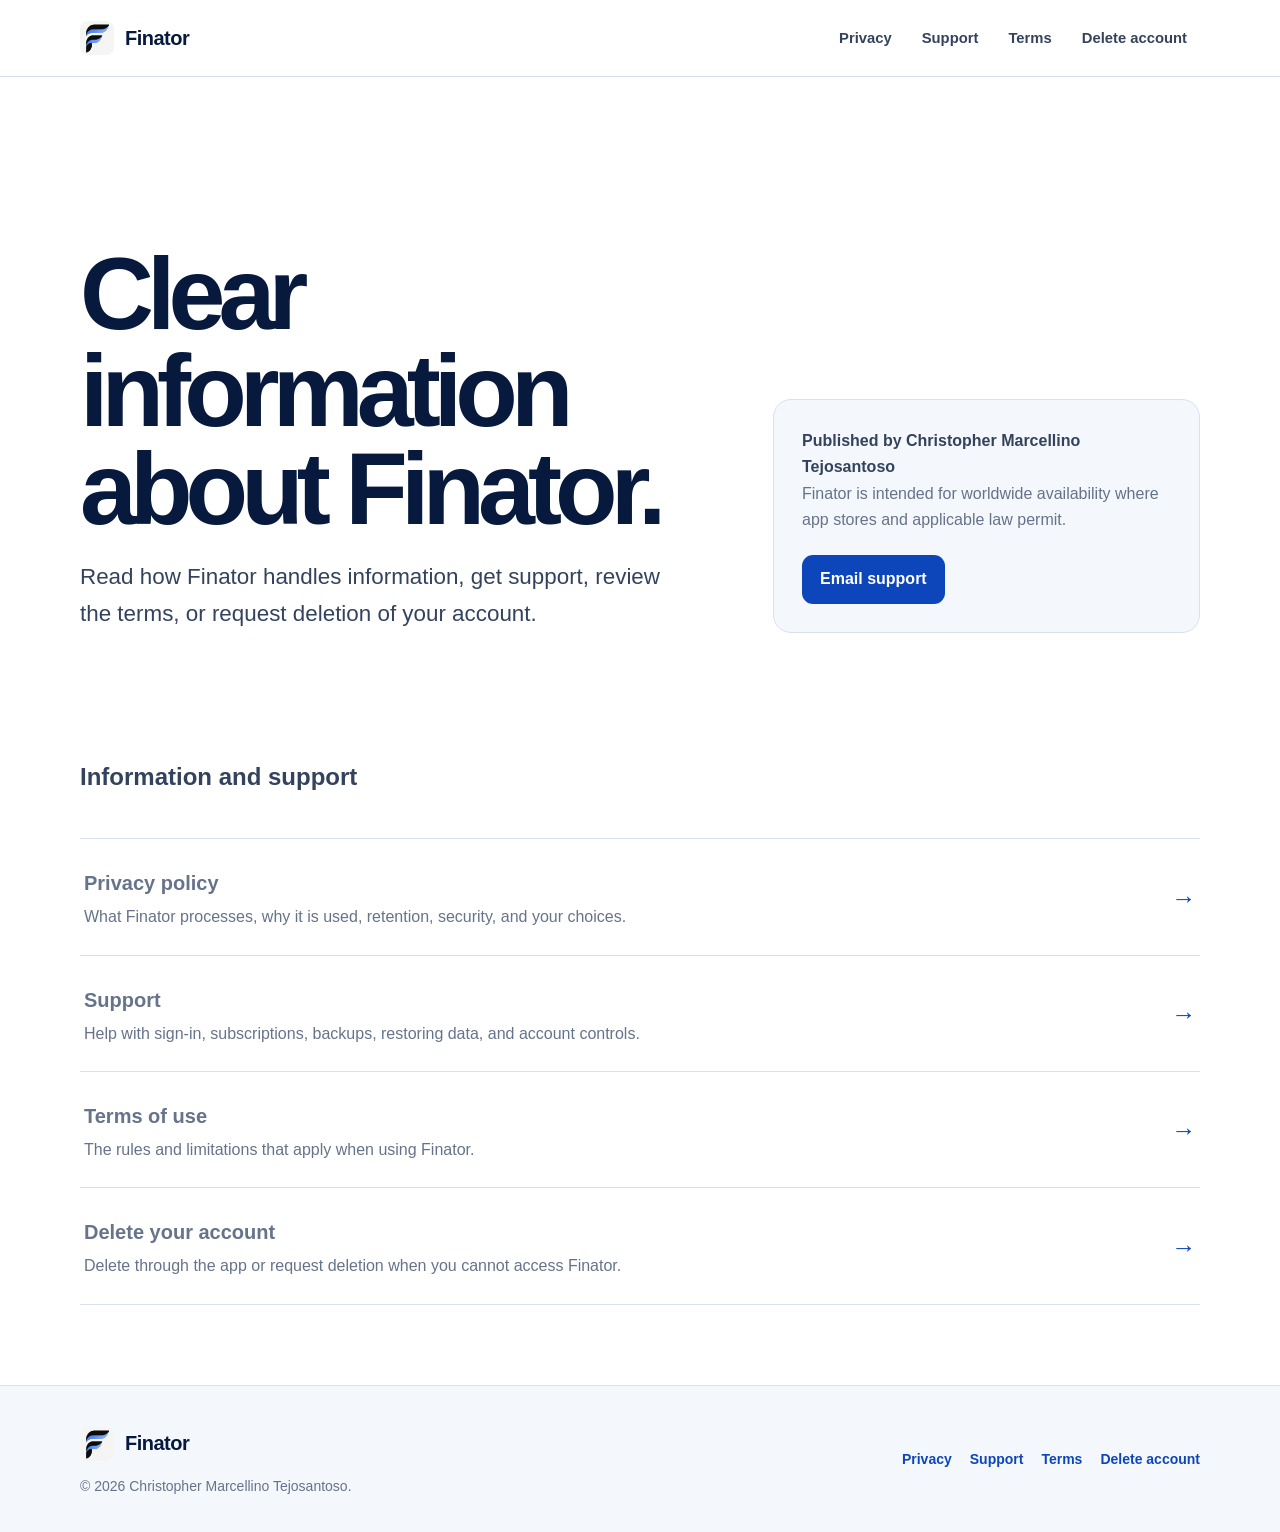
<file: index.html>
<!doctype html>
<html lang="en">
  <head>
    <meta charset="utf-8">
    <meta name="viewport" content="width=device-width, initial-scale=1">
    <meta name="description" content="Official legal, privacy, account deletion, and support information for Finator.">
    <title>Finator — Legal and support</title>
    <link rel="icon" href="assets/favicon.png">
    <link rel="stylesheet" href="assets/site.css">
  </head>
  <body>
    <a class="skip-link" href="#main">Skip to content</a>
    <header class="site-header">
      <div class="header-inner">
        <a class="brand" href="./" aria-label="Finator legal and support home">
          <img src="assets/favicon.png" alt="" width="34" height="34">
          <span>Finator</span>
        </a>
        <nav class="site-nav" aria-label="Legal and support">
          <a href="privacy/">Privacy</a>
          <a href="support/">Support</a>
          <a href="terms/">Terms</a>
          <a href="delete-account/">Delete account</a>
        </nav>
      </div>
    </header>
    <main id="main" class="page-shell">
      <section class="home-intro">
        <div>
          <h1>Clear information about Finator.</h1>
          <p>Read how Finator handles information, get support, review the terms, or request deletion of your account.</p>
        </div>
        <aside class="home-panel" aria-label="Publisher information">
          <strong>Published by Christopher Marcellino Tejosantoso</strong>
          <p>Finator is intended for worldwide availability where app stores and applicable law permit.</p>
          <div class="button-row">
            <a class="button-link" href="mailto:finatorapp@gmail.com">Email support</a>
          </div>
        </aside>
      </section>
      <section aria-labelledby="pages-title">
        <div class="page-heading">
          <h2 id="pages-title">Information and support</h2>
        </div>
        <div class="link-list">
          <a href="privacy/">
            <span><strong>Privacy policy</strong><span>What Finator processes, why it is used, retention, security, and your choices.</span></span>
            <span class="arrow" aria-hidden="true">→</span>
          </a>
          <a href="support/">
            <span><strong>Support</strong><span>Help with sign-in, subscriptions, backups, restoring data, and account controls.</span></span>
            <span class="arrow" aria-hidden="true">→</span>
          </a>
          <a href="terms/">
            <span><strong>Terms of use</strong><span>The rules and limitations that apply when using Finator.</span></span>
            <span class="arrow" aria-hidden="true">→</span>
          </a>
          <a href="delete-account/">
            <span><strong>Delete your account</strong><span>Delete through the app or request deletion when you cannot access Finator.</span></span>
            <span class="arrow" aria-hidden="true">→</span>
          </a>
        </div>
      </section>
    </main>
    <footer class="site-footer">
      <div class="footer-inner">
        <div>
          <a class="brand" href="./"><img src="assets/favicon.png" alt="" width="34" height="34"><span>Finator</span></a>
          <p>© 2026 Christopher Marcellino Tejosantoso.</p>
        </div>
        <nav class="footer-links" aria-label="Footer">
          <a href="privacy/">Privacy</a><a href="support/">Support</a><a href="terms/">Terms</a><a href="delete-account/">Delete account</a>
        </nav>
      </div>
    </footer>
  </body>
</html>
</file>
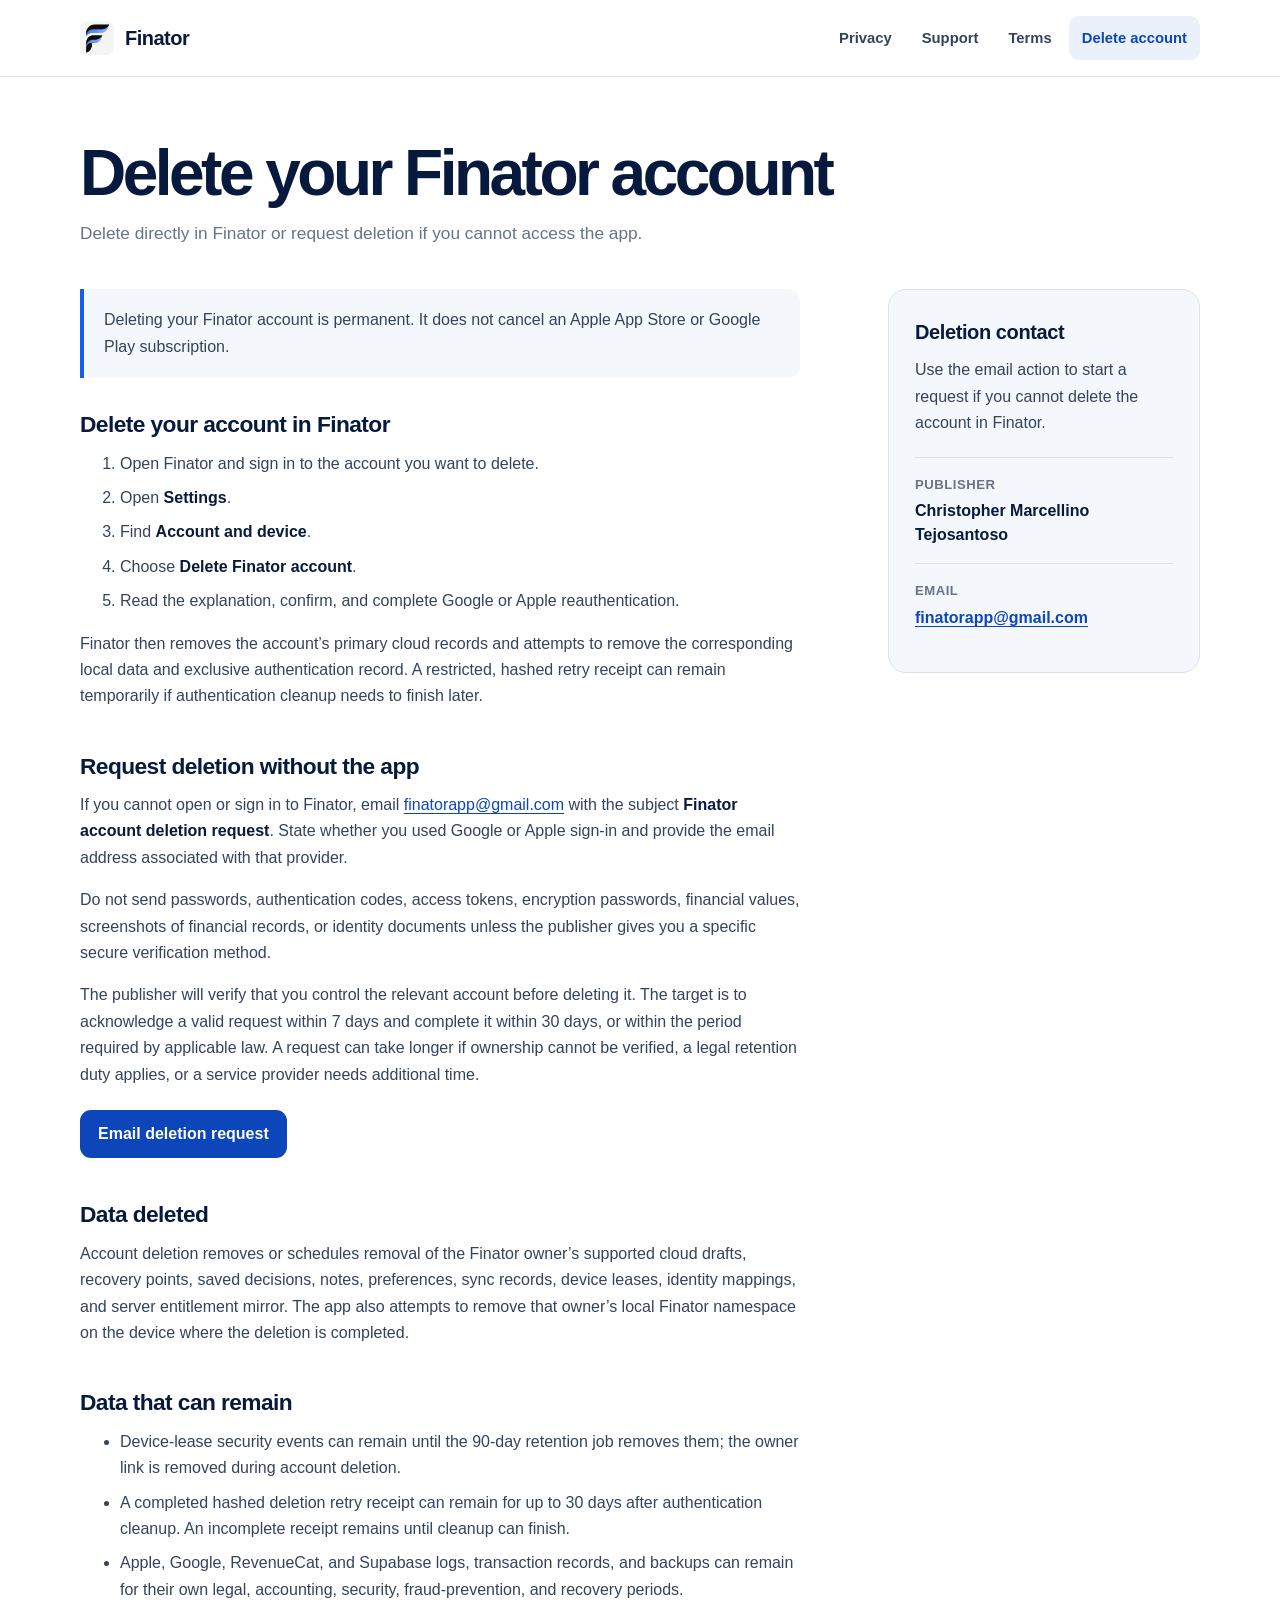
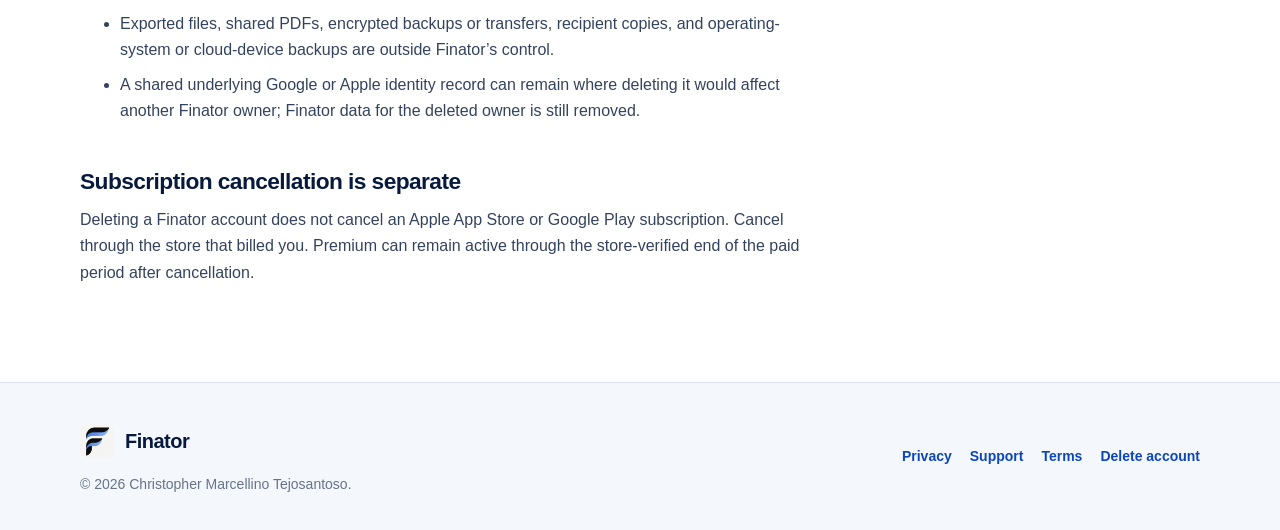
<file: delete-account/index.html>
<!doctype html>
<html lang="en">
  <head>
    <meta charset="utf-8">
    <meta name="viewport" content="width=device-width, initial-scale=1">
    <meta name="description" content="Instructions for deleting a Finator account in the app or requesting deletion when the app cannot be used.">
    <title>Delete your account — Finator</title>
    <link rel="icon" href="../assets/favicon.png">
    <link rel="stylesheet" href="../assets/site.css">
  </head>
  <body>
    <a class="skip-link" href="#main">Skip to content</a>
    <header class="site-header"><div class="header-inner"><a class="brand" href="../" aria-label="Finator legal and support home"><img src="../assets/favicon.png" alt="" width="34" height="34"><span>Finator</span></a><nav class="site-nav" aria-label="Legal and support"><a href="../privacy/">Privacy</a><a href="../support/">Support</a><a href="../terms/">Terms</a><a href="../delete-account/" aria-current="page">Delete account</a></nav></div></header>
    <main id="main" class="page-shell">
      <header class="page-heading"><h1>Delete your Finator account</h1><p>Delete directly in Finator or request deletion if you cannot access the app.</p></header>
      <div class="document-grid">
        <article class="article">
          <div class="notice"><p>Deleting your Finator account is permanent. It does not cancel an Apple App Store or Google Play subscription.</p></div>
          <section>
            <h2>Delete your account in Finator</h2>
            <ol>
              <li>Open Finator and sign in to the account you want to delete.</li>
              <li>Open <strong>Settings</strong>.</li>
              <li>Find <strong>Account and device</strong>.</li>
              <li>Choose <strong>Delete Finator account</strong>.</li>
              <li>Read the explanation, confirm, and complete Google or Apple reauthentication.</li>
            </ol>
            <p>Finator then removes the account’s primary cloud records and attempts to remove the corresponding local data and exclusive authentication record. A restricted, hashed retry receipt can remain temporarily if authentication cleanup needs to finish later.</p>
          </section>
          <section>
            <h2>Request deletion without the app</h2>
            <p>If you cannot open or sign in to Finator, email <a href="mailto:finatorapp@gmail.com?subject=Finator%20account%20deletion%20request">finatorapp@gmail.com</a> with the subject <strong>Finator account deletion request</strong>. State whether you used Google or Apple sign-in and provide the email address associated with that provider.</p>
            <p>Do not send passwords, authentication codes, access tokens, encryption passwords, financial values, screenshots of financial records, or identity documents unless the publisher gives you a specific secure verification method.</p>
            <p>The publisher will verify that you control the relevant account before deleting it. The target is to acknowledge a valid request within 7 days and complete it within 30 days, or within the period required by applicable law. A request can take longer if ownership cannot be verified, a legal retention duty applies, or a service provider needs additional time.</p>
            <div class="button-row"><a class="button-link" href="mailto:finatorapp@gmail.com?subject=Finator%20account%20deletion%20request&amp;body=Sign-in%20provider%20(Google%20or%20Apple)%3A%0AAccount%20email%3A%0A%0APlease%20delete%20my%20Finator%20account%20and%20associated%20data.">Email deletion request</a></div>
          </section>
          <section>
            <h2>Data deleted</h2>
            <p>Account deletion removes or schedules removal of the Finator owner’s supported cloud drafts, recovery points, saved decisions, notes, preferences, sync records, device leases, identity mappings, and server entitlement mirror. The app also attempts to remove that owner’s local Finator namespace on the device where the deletion is completed.</p>
          </section>
          <section>
            <h2>Data that can remain</h2>
            <ul>
              <li>Device-lease security events can remain until the 90-day retention job removes them; the owner link is removed during account deletion.</li>
              <li>A completed hashed deletion retry receipt can remain for up to 30 days after authentication cleanup. An incomplete receipt remains until cleanup can finish.</li>
              <li>Apple, Google, RevenueCat, and Supabase logs, transaction records, and backups can remain for their own legal, accounting, security, fraud-prevention, and recovery periods.</li>
              <li>Exported files, shared PDFs, encrypted backups or transfers, recipient copies, and operating-system or cloud-device backups are outside Finator’s control.</li>
              <li>A shared underlying Google or Apple identity record can remain where deleting it would affect another Finator owner; Finator data for the deleted owner is still removed.</li>
            </ul>
          </section>
          <section>
            <h2>Subscription cancellation is separate</h2>
            <p>Deleting a Finator account does not cancel an Apple App Store or Google Play subscription. Cancel through the store that billed you. Premium can remain active through the store-verified end of the paid period after cancellation.</p>
          </section>
        </article>
        <aside class="contact-card" aria-labelledby="request-title">
          <h2 id="request-title">Deletion contact</h2>
          <p>Use the email action to start a request if you cannot delete the account in Finator.</p>
          <dl class="contact-list">
            <div><dt>Publisher</dt><dd>Christopher Marcellino Tejosantoso</dd></div>
            <div><dt>Email</dt><dd><a href="mailto:finatorapp@gmail.com?subject=Finator%20account%20deletion%20request">finatorapp@gmail.com</a></dd></div>
          </dl>
        </aside>
      </div>
    </main>
    <footer class="site-footer"><div class="footer-inner"><div><a class="brand" href="../"><img src="../assets/favicon.png" alt="" width="34" height="34"><span>Finator</span></a><p>© 2026 Christopher Marcellino Tejosantoso.</p></div><nav class="footer-links" aria-label="Footer"><a href="../privacy/">Privacy</a><a href="../support/">Support</a><a href="../terms/">Terms</a><a href="../delete-account/">Delete account</a></nav></div></footer>
  </body>
</html>
</file>
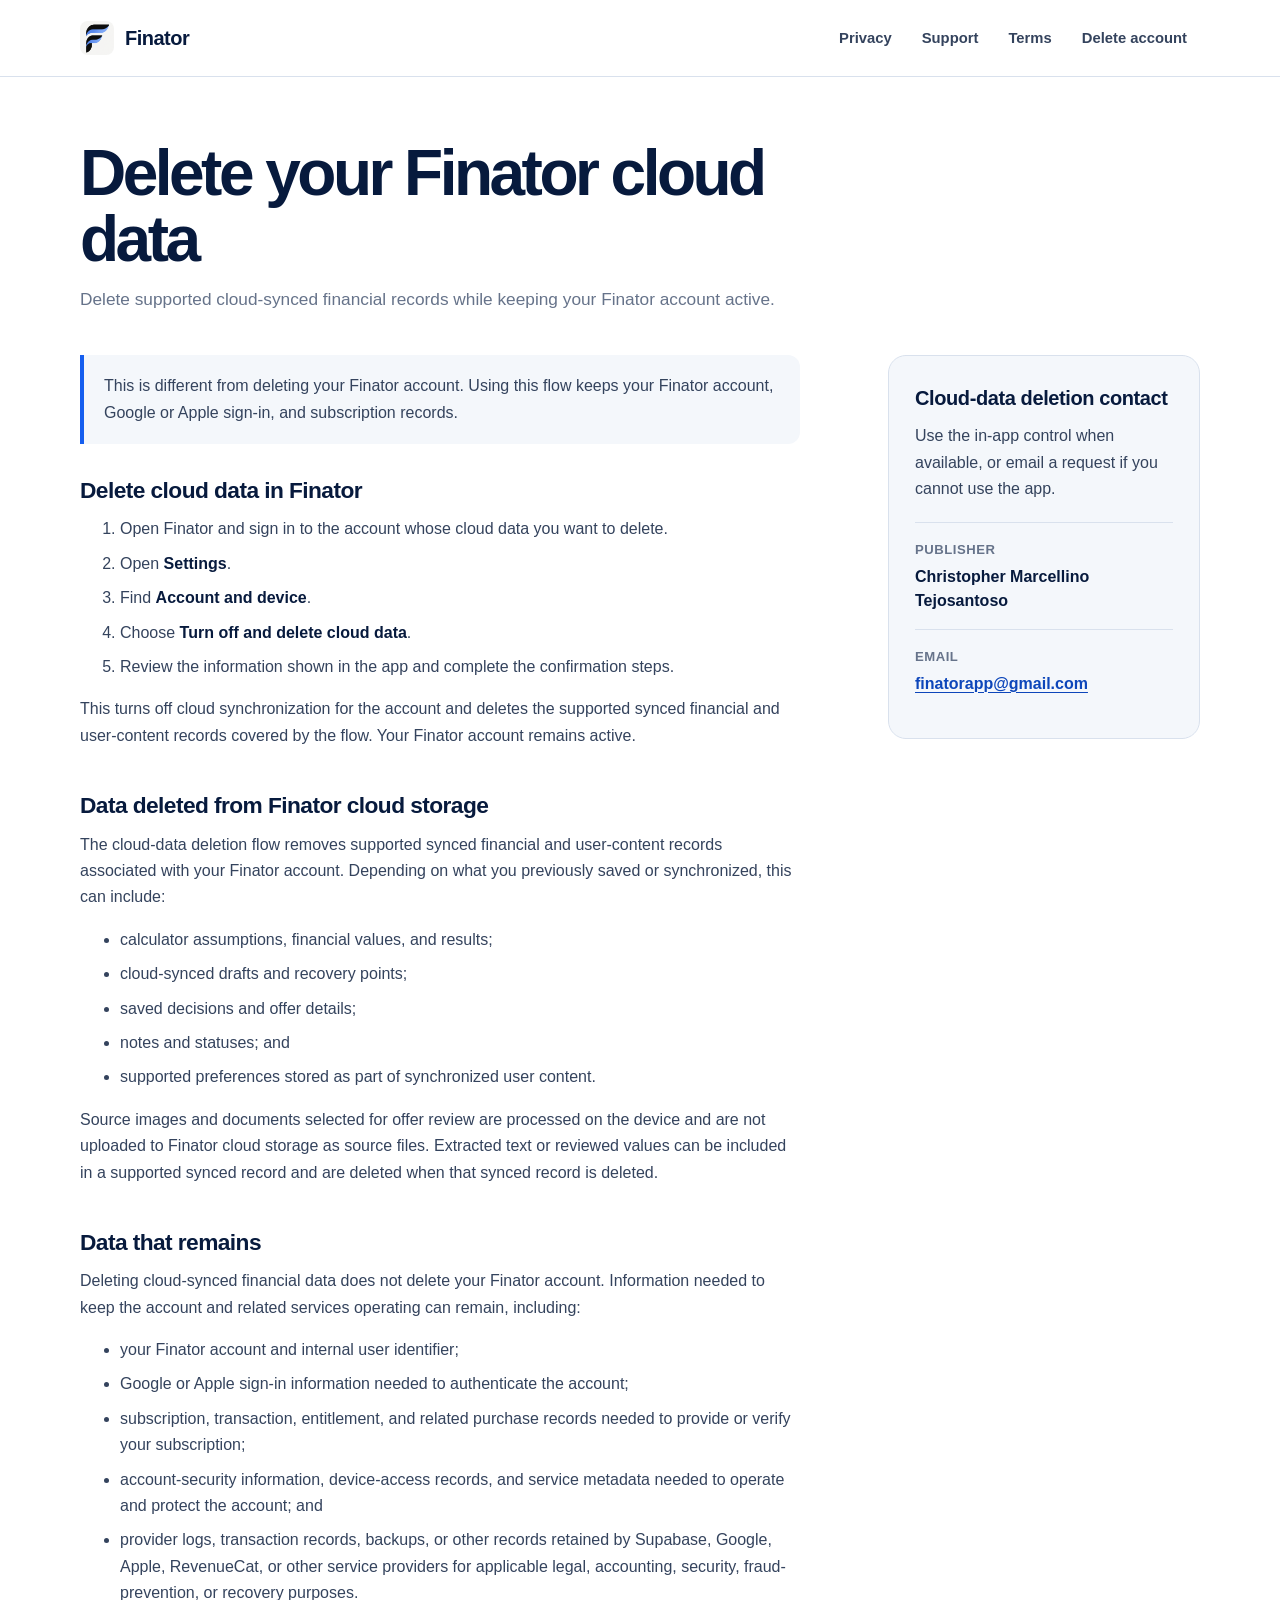
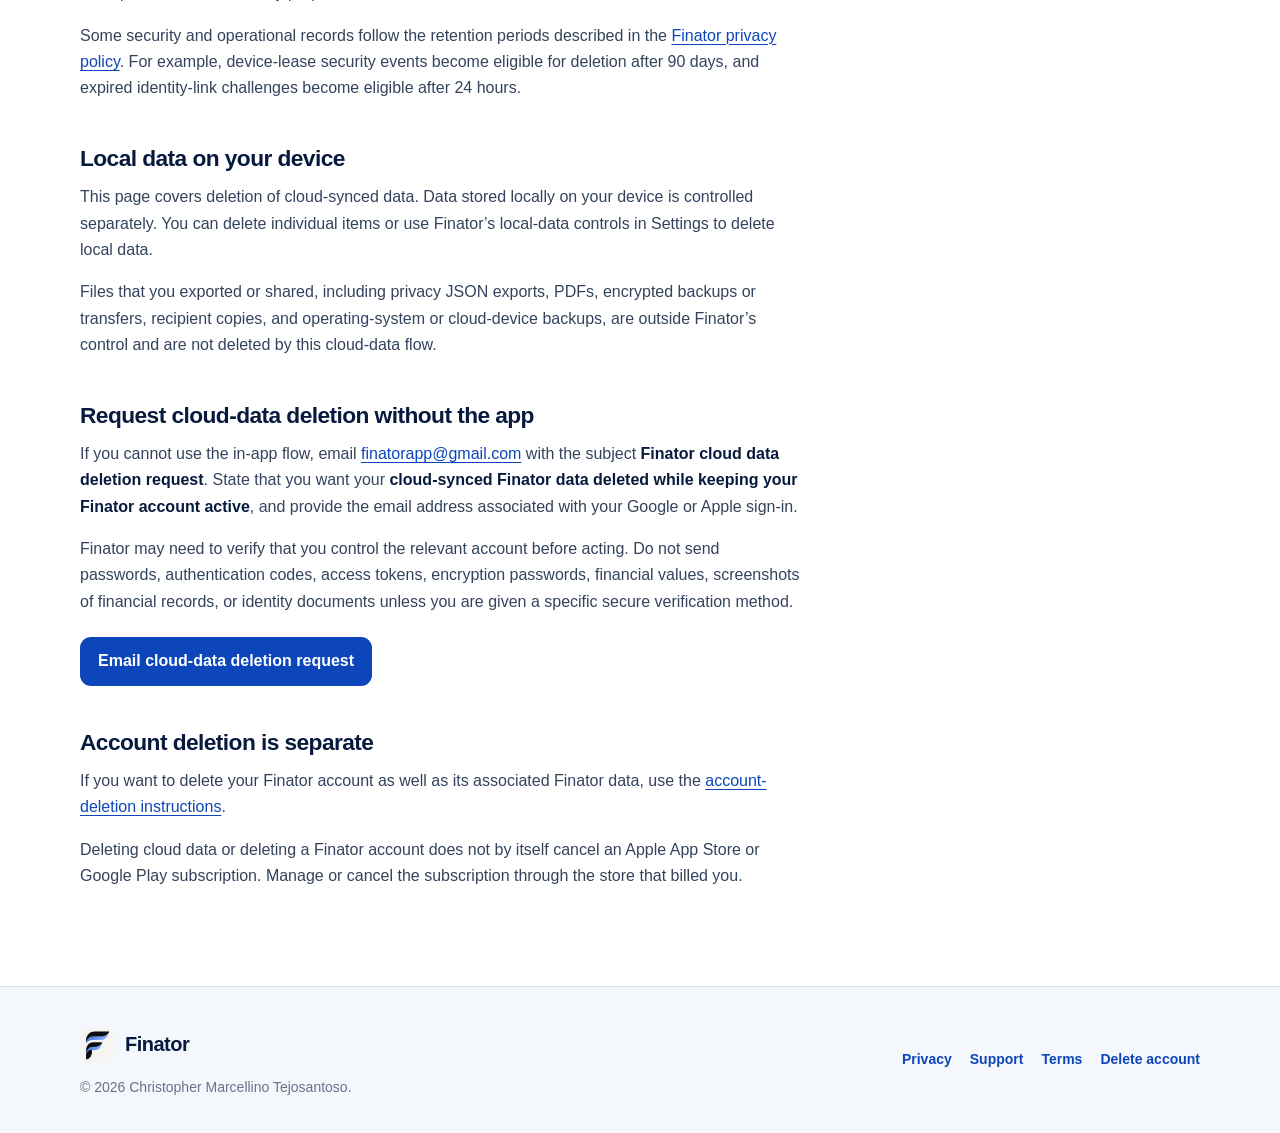
<file: delete-data/index.html>
<!doctype html>
<html lang="en">
  <head>
    <meta charset="utf-8">
    <meta name="viewport" content="width=device-width, initial-scale=1">
    <meta name="description" content="Instructions for deleting Finator cloud-synced data while keeping your Finator account active.">
    <title>Delete cloud data — Finator</title>
    <link rel="icon" href="../assets/favicon.png">
    <link rel="stylesheet" href="../assets/site.css">
  </head>
  <body>
    <a class="skip-link" href="#main">Skip to content</a>
    <header class="site-header">
      <div class="header-inner">
        <a class="brand" href="../" aria-label="Finator legal and support home"><img src="../assets/favicon.png" alt="" width="34" height="34"><span>Finator</span></a>
        <nav class="site-nav" aria-label="Legal and support">
          <a href="../privacy/">Privacy</a><a href="../support/">Support</a><a href="../terms/">Terms</a><a href="../delete-account/">Delete account</a>
        </nav>
      </div>
    </header>
    <main id="main" class="page-shell">
      <header class="page-heading">
        <h1>Delete your Finator cloud data</h1>
        <p>Delete supported cloud-synced financial records while keeping your Finator account active.</p>
      </header>
      <div class="document-grid">
        <article class="article">
          <div class="notice">
            <p>This is different from deleting your Finator account. Using this flow keeps your Finator account, Google or Apple sign-in, and subscription records.</p>
          </div>

          <section>
            <h2>Delete cloud data in Finator</h2>
            <ol>
              <li>Open Finator and sign in to the account whose cloud data you want to delete.</li>
              <li>Open <strong>Settings</strong>.</li>
              <li>Find <strong>Account and device</strong>.</li>
              <li>Choose <strong>Turn off and delete cloud data</strong>.</li>
              <li>Review the information shown in the app and complete the confirmation steps.</li>
            </ol>
            <p>This turns off cloud synchronization for the account and deletes the supported synced financial and user-content records covered by the flow. Your Finator account remains active.</p>
          </section>

          <section>
            <h2>Data deleted from Finator cloud storage</h2>
            <p>The cloud-data deletion flow removes supported synced financial and user-content records associated with your Finator account. Depending on what you previously saved or synchronized, this can include:</p>
            <ul>
              <li>calculator assumptions, financial values, and results;</li>
              <li>cloud-synced drafts and recovery points;</li>
              <li>saved decisions and offer details;</li>
              <li>notes and statuses; and</li>
              <li>supported preferences stored as part of synchronized user content.</li>
            </ul>
            <p>Source images and documents selected for offer review are processed on the device and are not uploaded to Finator cloud storage as source files. Extracted text or reviewed values can be included in a supported synced record and are deleted when that synced record is deleted.</p>
          </section>

          <section>
            <h2>Data that remains</h2>
            <p>Deleting cloud-synced financial data does not delete your Finator account. Information needed to keep the account and related services operating can remain, including:</p>
            <ul>
              <li>your Finator account and internal user identifier;</li>
              <li>Google or Apple sign-in information needed to authenticate the account;</li>
              <li>subscription, transaction, entitlement, and related purchase records needed to provide or verify your subscription;</li>
              <li>account-security information, device-access records, and service metadata needed to operate and protect the account; and</li>
              <li>provider logs, transaction records, backups, or other records retained by Supabase, Google, Apple, RevenueCat, or other service providers for applicable legal, accounting, security, fraud-prevention, or recovery purposes.</li>
            </ul>
            <p>Some security and operational records follow the retention periods described in the <a href="../privacy/">Finator privacy policy</a>. For example, device-lease security events become eligible for deletion after 90 days, and expired identity-link challenges become eligible after 24 hours.</p>
          </section>

          <section>
            <h2>Local data on your device</h2>
            <p>This page covers deletion of cloud-synced data. Data stored locally on your device is controlled separately. You can delete individual items or use Finator’s local-data controls in Settings to delete local data.</p>
            <p>Files that you exported or shared, including privacy JSON exports, PDFs, encrypted backups or transfers, recipient copies, and operating-system or cloud-device backups, are outside Finator’s control and are not deleted by this cloud-data flow.</p>
          </section>

          <section>
            <h2>Request cloud-data deletion without the app</h2>
            <p>If you cannot use the in-app flow, email <a href="mailto:finatorapp@gmail.com?subject=Finator%20cloud%20data%20deletion%20request">finatorapp@gmail.com</a> with the subject <strong>Finator cloud data deletion request</strong>. State that you want your <strong>cloud-synced Finator data deleted while keeping your Finator account active</strong>, and provide the email address associated with your Google or Apple sign-in.</p>
            <p>Finator may need to verify that you control the relevant account before acting. Do not send passwords, authentication codes, access tokens, encryption passwords, financial values, screenshots of financial records, or identity documents unless you are given a specific secure verification method.</p>
            <div class="button-row"><a class="button-link" href="mailto:finatorapp@gmail.com?subject=Finator%20cloud%20data%20deletion%20request&amp;body=Sign-in%20provider%20(Google%20or%20Apple)%3A%0AAccount%20email%3A%0A%0APlease%20delete%20my%20cloud-synced%20Finator%20data%20while%20keeping%20my%20Finator%20account%20active.">Email cloud-data deletion request</a></div>
          </section>

          <section>
            <h2>Account deletion is separate</h2>
            <p>If you want to delete your Finator account as well as its associated Finator data, use the <a href="../delete-account/">account-deletion instructions</a>.</p>
            <p>Deleting cloud data or deleting a Finator account does not by itself cancel an Apple App Store or Google Play subscription. Manage or cancel the subscription through the store that billed you.</p>
          </section>
        </article>

        <aside class="contact-card" aria-labelledby="request-title">
          <h2 id="request-title">Cloud-data deletion contact</h2>
          <p>Use the in-app control when available, or email a request if you cannot use the app.</p>
          <dl class="contact-list">
            <div><dt>Publisher</dt><dd>Christopher Marcellino Tejosantoso</dd></div>
            <div><dt>Email</dt><dd><a href="mailto:finatorapp@gmail.com?subject=Finator%20cloud%20data%20deletion%20request">finatorapp@gmail.com</a></dd></div>
          </dl>
        </aside>
      </div>
    </main>
    <footer class="site-footer">
      <div class="footer-inner">
        <div><a class="brand" href="../"><img src="../assets/favicon.png" alt="" width="34" height="34"><span>Finator</span></a><p>© 2026 Christopher Marcellino Tejosantoso.</p></div>
        <nav class="footer-links" aria-label="Footer"><a href="../privacy/">Privacy</a><a href="../support/">Support</a><a href="../terms/">Terms</a><a href="../delete-account/">Delete account</a></nav>
      </div>
    </footer>
  </body>
</html>
</file>
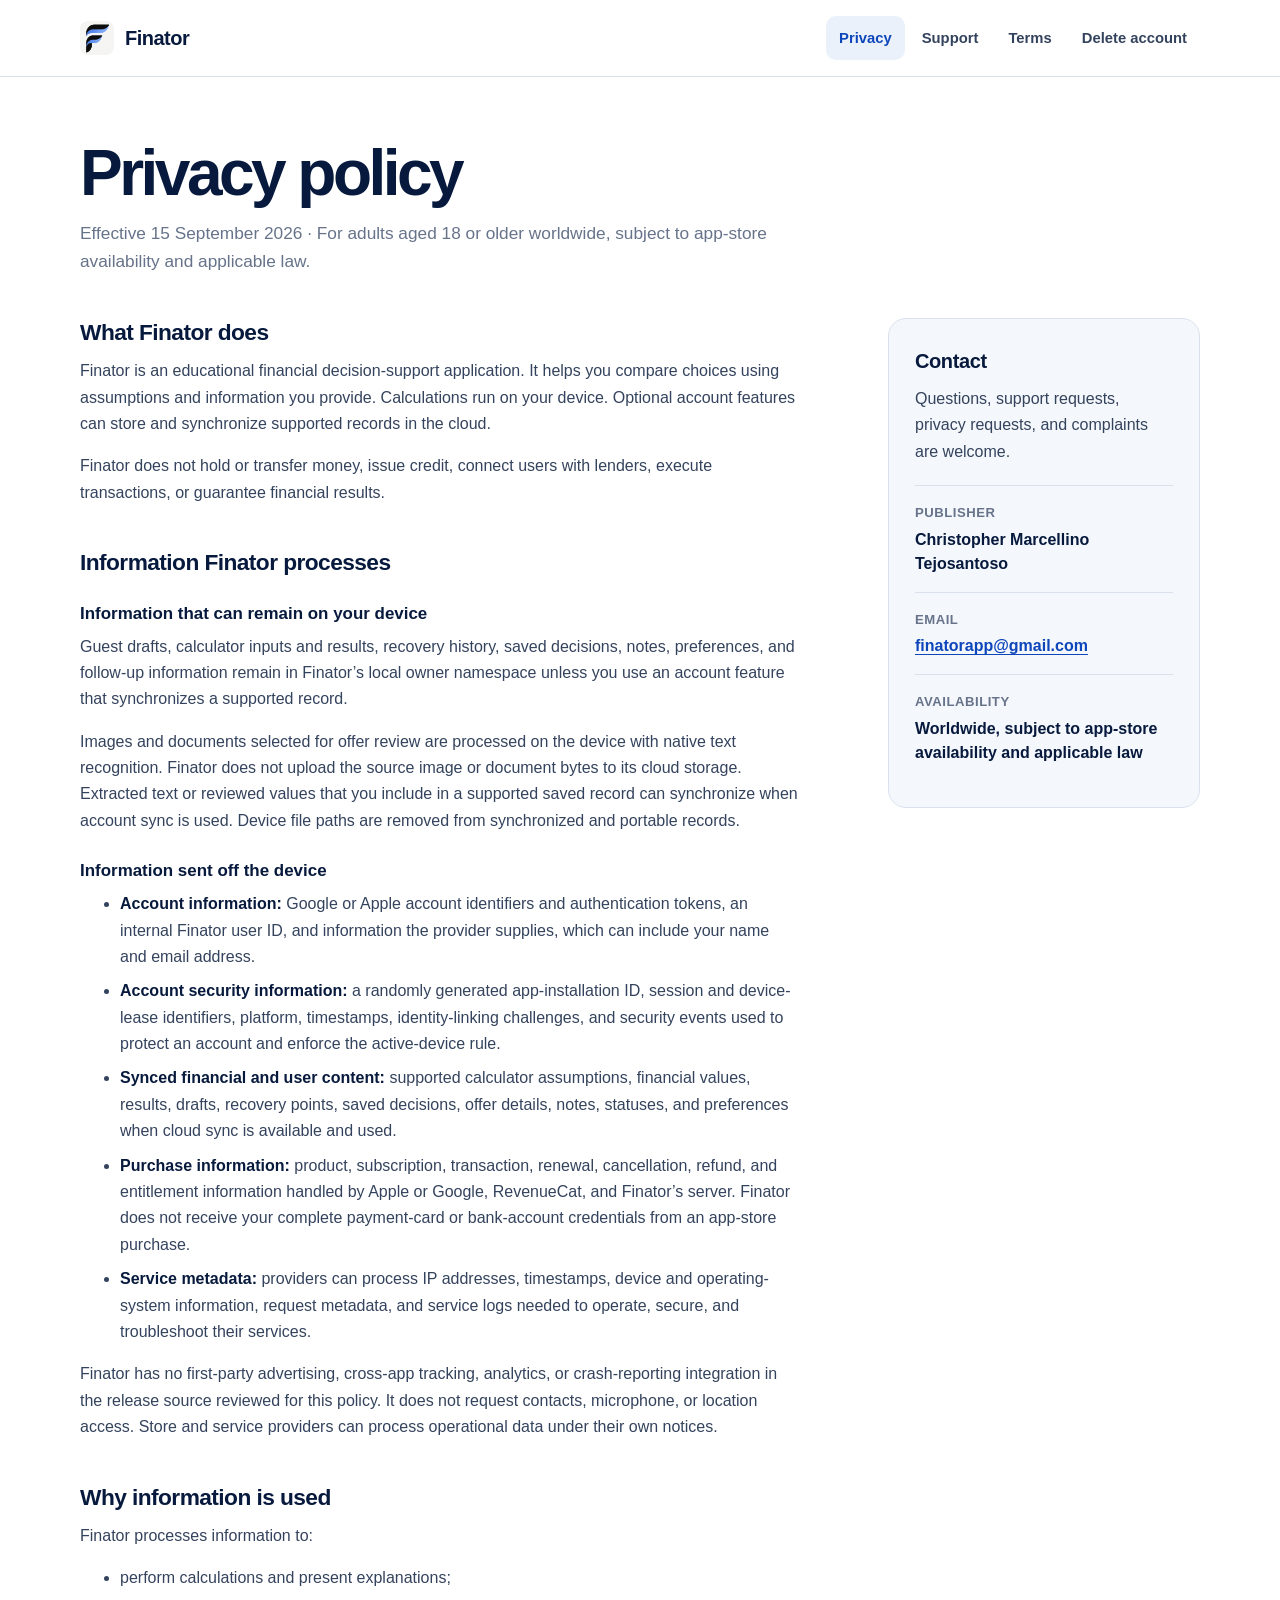
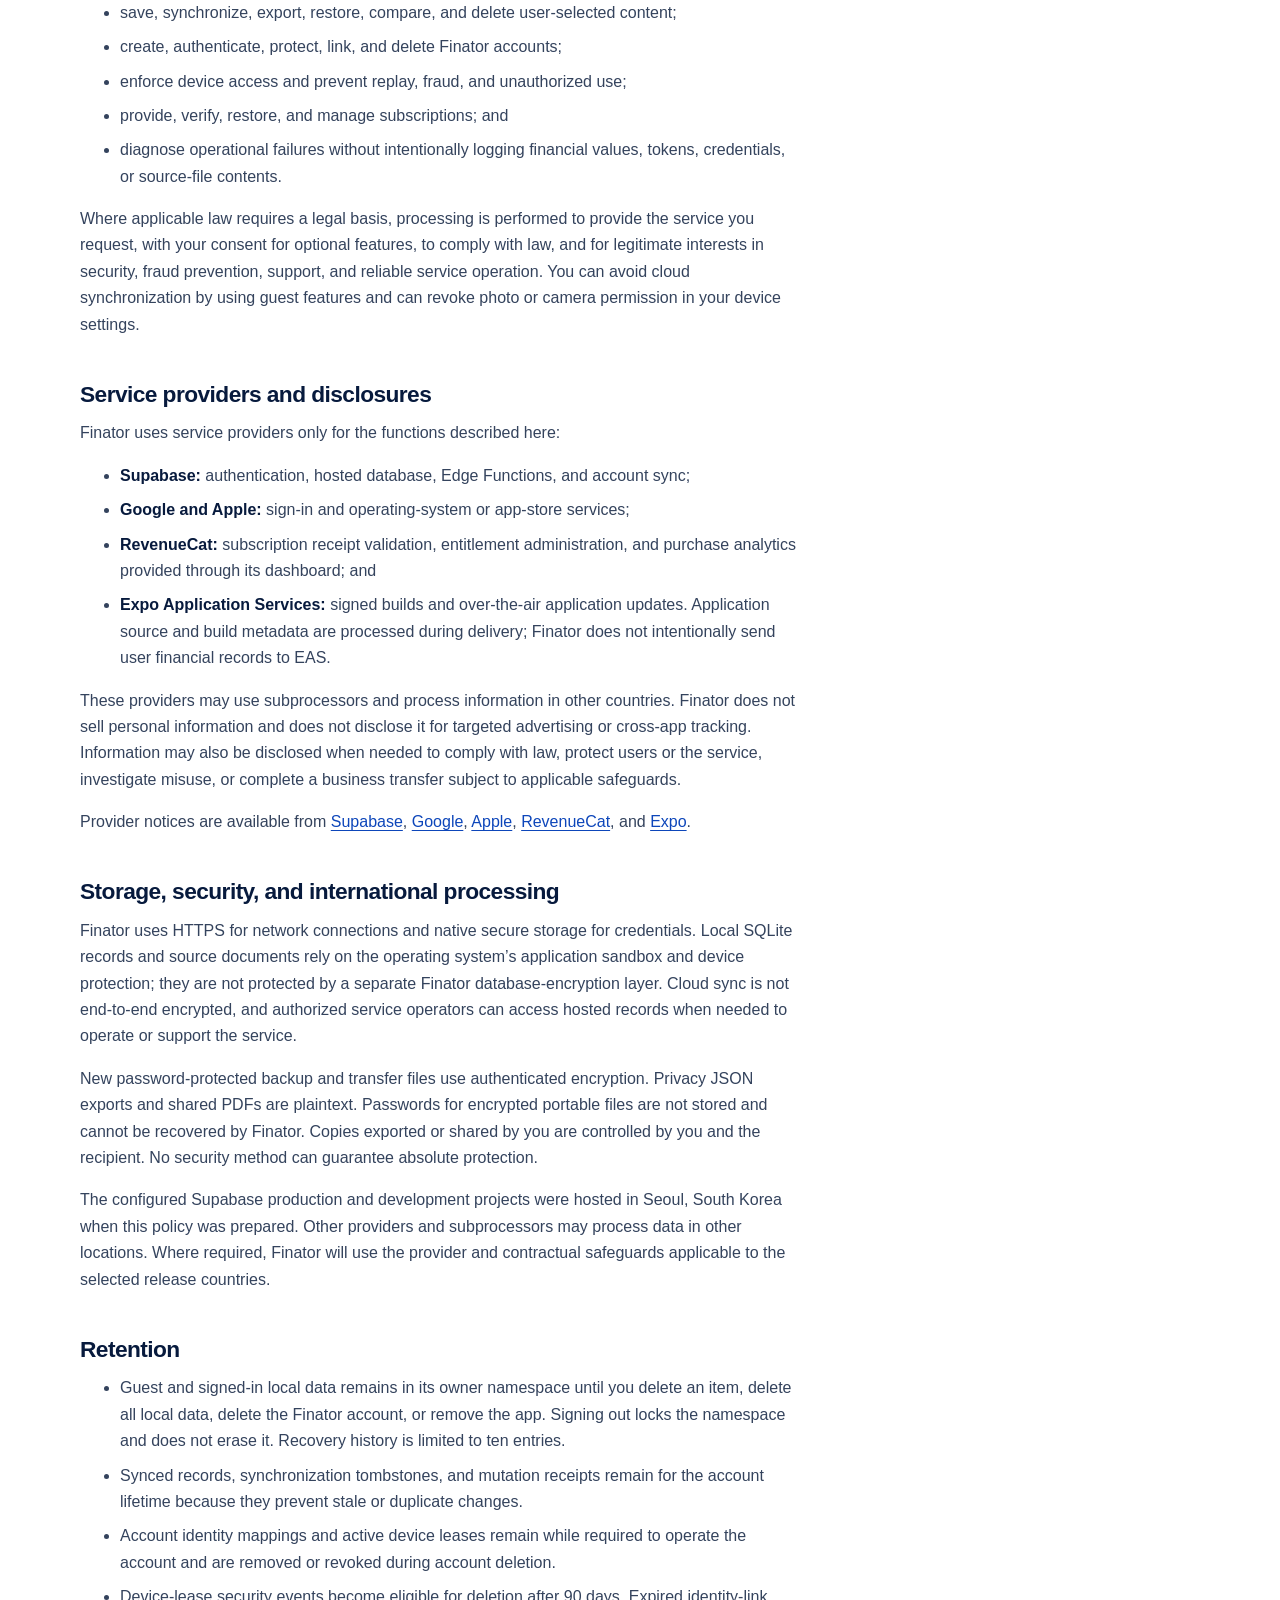
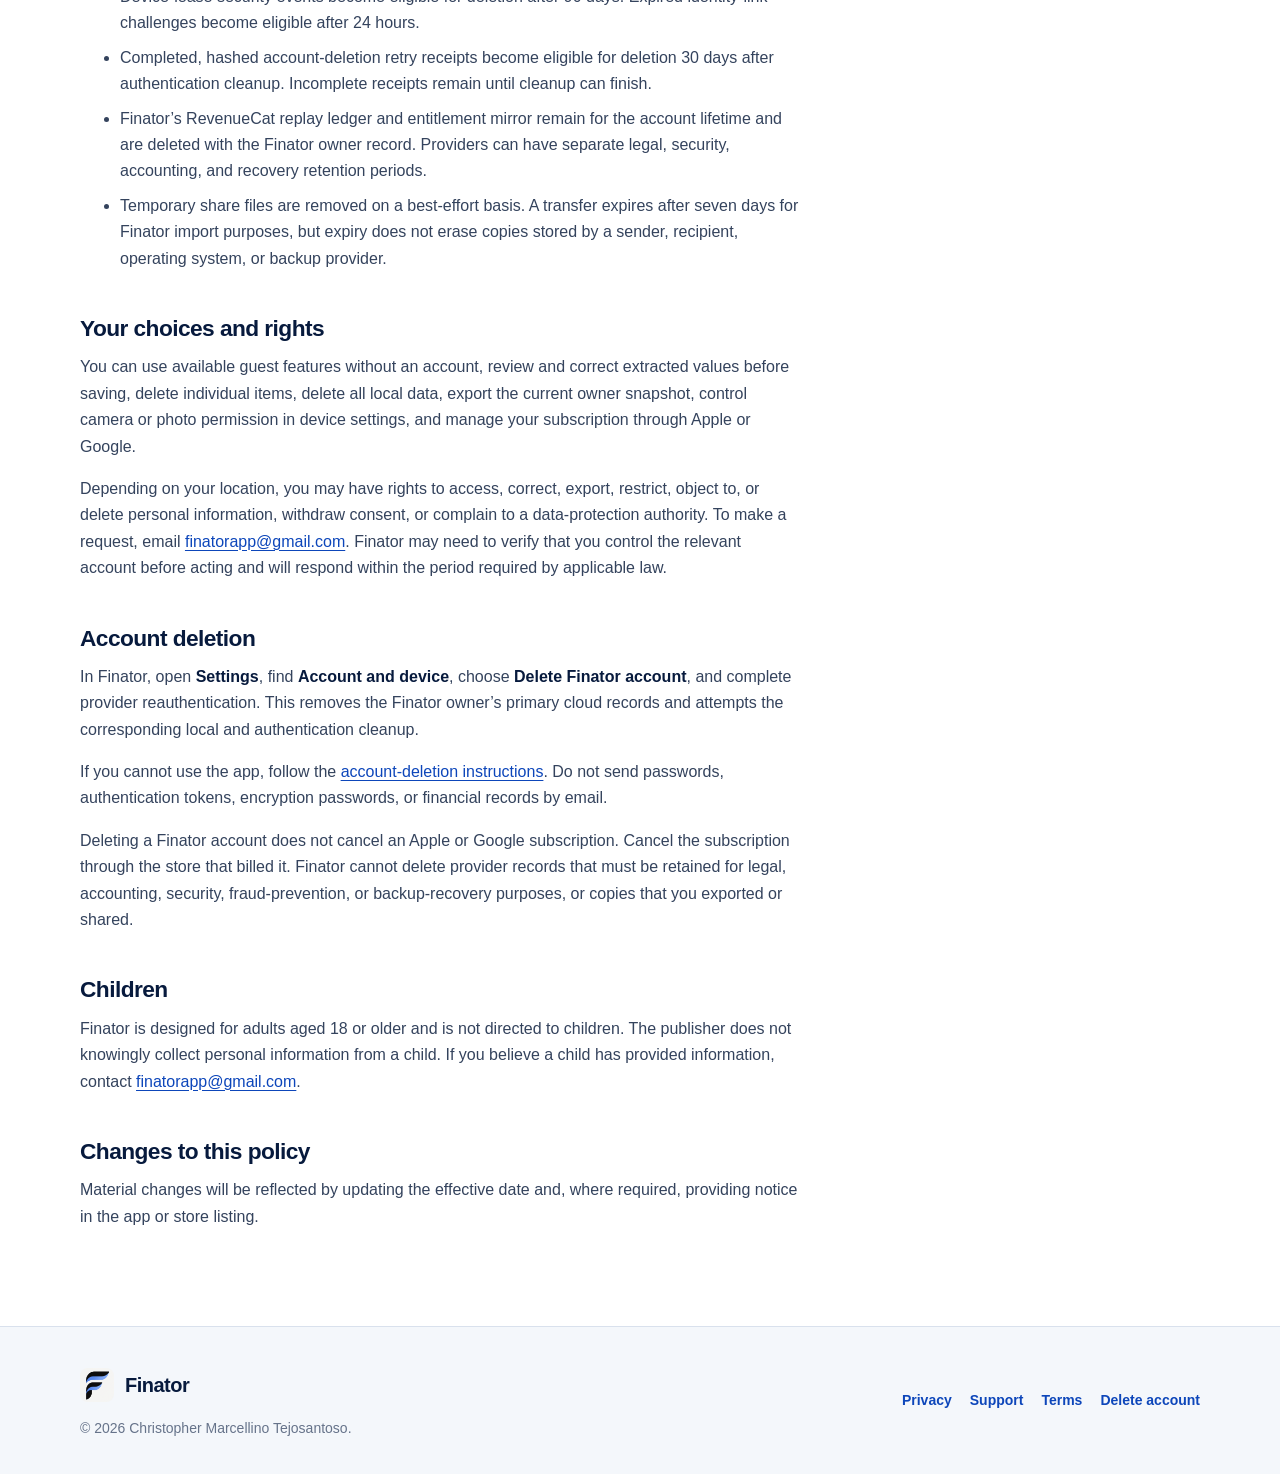
<file: privacy/index.html>
<!doctype html>
<html lang="en">
  <head>
    <meta charset="utf-8">
    <meta name="viewport" content="width=device-width, initial-scale=1">
    <meta name="description" content="Finator privacy policy, including information processing, service providers, retention, security, and account deletion.">
    <title>Privacy policy — Finator</title>
    <link rel="icon" href="../assets/favicon.png">
    <link rel="stylesheet" href="../assets/site.css">
  </head>
  <body>
    <a class="skip-link" href="#main">Skip to content</a>
    <header class="site-header">
      <div class="header-inner">
        <a class="brand" href="../" aria-label="Finator legal and support home"><img src="../assets/favicon.png" alt="" width="34" height="34"><span>Finator</span></a>
        <nav class="site-nav" aria-label="Legal and support">
          <a href="../privacy/" aria-current="page">Privacy</a><a href="../support/">Support</a><a href="../terms/">Terms</a><a href="../delete-account/">Delete account</a>
        </nav>
      </div>
    </header>
    <main id="main" class="page-shell">
      <header class="page-heading">
        <h1>Privacy policy</h1>
        <p>Effective 15 September 2026 · For adults aged 18 or older worldwide, subject to app-store availability and applicable law.</p>
      </header>
      <div class="document-grid">
        <article class="article">
          <section>
            <h2>What Finator does</h2>
            <p>Finator is an educational financial decision-support application. It helps you compare choices using assumptions and information you provide. Calculations run on your device. Optional account features can store and synchronize supported records in the cloud.</p>
            <p>Finator does not hold or transfer money, issue credit, connect users with lenders, execute transactions, or guarantee financial results.</p>
          </section>
          <section>
            <h2>Information Finator processes</h2>
            <h3>Information that can remain on your device</h3>
            <p>Guest drafts, calculator inputs and results, recovery history, saved decisions, notes, preferences, and follow-up information remain in Finator’s local owner namespace unless you use an account feature that synchronizes a supported record.</p>
            <p>Images and documents selected for offer review are processed on the device with native text recognition. Finator does not upload the source image or document bytes to its cloud storage. Extracted text or reviewed values that you include in a supported saved record can synchronize when account sync is used. Device file paths are removed from synchronized and portable records.</p>
            <h3>Information sent off the device</h3>
            <ul>
              <li><strong>Account information:</strong> Google or Apple account identifiers and authentication tokens, an internal Finator user ID, and information the provider supplies, which can include your name and email address.</li>
              <li><strong>Account security information:</strong> a randomly generated app-installation ID, session and device-lease identifiers, platform, timestamps, identity-linking challenges, and security events used to protect an account and enforce the active-device rule.</li>
              <li><strong>Synced financial and user content:</strong> supported calculator assumptions, financial values, results, drafts, recovery points, saved decisions, offer details, notes, statuses, and preferences when cloud sync is available and used.</li>
              <li><strong>Purchase information:</strong> product, subscription, transaction, renewal, cancellation, refund, and entitlement information handled by Apple or Google, RevenueCat, and Finator’s server. Finator does not receive your complete payment-card or bank-account credentials from an app-store purchase.</li>
              <li><strong>Service metadata:</strong> providers can process IP addresses, timestamps, device and operating-system information, request metadata, and service logs needed to operate, secure, and troubleshoot their services.</li>
            </ul>
            <p>Finator has no first-party advertising, cross-app tracking, analytics, or crash-reporting integration in the release source reviewed for this policy. It does not request contacts, microphone, or location access. Store and service providers can process operational data under their own notices.</p>
          </section>
          <section>
            <h2>Why information is used</h2>
            <p>Finator processes information to:</p>
            <ul>
              <li>perform calculations and present explanations;</li>
              <li>save, synchronize, export, restore, compare, and delete user-selected content;</li>
              <li>create, authenticate, protect, link, and delete Finator accounts;</li>
              <li>enforce device access and prevent replay, fraud, and unauthorized use;</li>
              <li>provide, verify, restore, and manage subscriptions; and</li>
              <li>diagnose operational failures without intentionally logging financial values, tokens, credentials, or source-file contents.</li>
            </ul>
            <p>Where applicable law requires a legal basis, processing is performed to provide the service you request, with your consent for optional features, to comply with law, and for legitimate interests in security, fraud prevention, support, and reliable service operation. You can avoid cloud synchronization by using guest features and can revoke photo or camera permission in your device settings.</p>
          </section>
          <section>
            <h2>Service providers and disclosures</h2>
            <p>Finator uses service providers only for the functions described here:</p>
            <ul>
              <li><strong>Supabase:</strong> authentication, hosted database, Edge Functions, and account sync;</li>
              <li><strong>Google and Apple:</strong> sign-in and operating-system or app-store services;</li>
              <li><strong>RevenueCat:</strong> subscription receipt validation, entitlement administration, and purchase analytics provided through its dashboard; and</li>
              <li><strong>Expo Application Services:</strong> signed builds and over-the-air application updates. Application source and build metadata are processed during delivery; Finator does not intentionally send user financial records to EAS.</li>
            </ul>
            <p>These providers may use subprocessors and process information in other countries. Finator does not sell personal information and does not disclose it for targeted advertising or cross-app tracking. Information may also be disclosed when needed to comply with law, protect users or the service, investigate misuse, or complete a business transfer subject to applicable safeguards.</p>
            <p>Provider notices are available from <a href="https://supabase.com/privacy">Supabase</a>, <a href="https://policies.google.com/privacy">Google</a>, <a href="https://www.apple.com/legal/privacy/">Apple</a>, <a href="https://www.revenuecat.com/privacy-policy">RevenueCat</a>, and <a href="https://expo.dev/privacy">Expo</a>.</p>
          </section>
          <section>
            <h2>Storage, security, and international processing</h2>
            <p>Finator uses HTTPS for network connections and native secure storage for credentials. Local SQLite records and source documents rely on the operating system’s application sandbox and device protection; they are not protected by a separate Finator database-encryption layer. Cloud sync is not end-to-end encrypted, and authorized service operators can access hosted records when needed to operate or support the service.</p>
            <p>New password-protected backup and transfer files use authenticated encryption. Privacy JSON exports and shared PDFs are plaintext. Passwords for encrypted portable files are not stored and cannot be recovered by Finator. Copies exported or shared by you are controlled by you and the recipient. No security method can guarantee absolute protection.</p>
            <p>The configured Supabase production and development projects were hosted in Seoul, South Korea when this policy was prepared. Other providers and subprocessors may process data in other locations. Where required, Finator will use the provider and contractual safeguards applicable to the selected release countries.</p>
          </section>
          <section>
            <h2>Retention</h2>
            <ul>
              <li>Guest and signed-in local data remains in its owner namespace until you delete an item, delete all local data, delete the Finator account, or remove the app. Signing out locks the namespace and does not erase it. Recovery history is limited to ten entries.</li>
              <li>Synced records, synchronization tombstones, and mutation receipts remain for the account lifetime because they prevent stale or duplicate changes.</li>
              <li>Account identity mappings and active device leases remain while required to operate the account and are removed or revoked during account deletion.</li>
              <li>Device-lease security events become eligible for deletion after 90 days. Expired identity-link challenges become eligible after 24 hours.</li>
              <li>Completed, hashed account-deletion retry receipts become eligible for deletion 30 days after authentication cleanup. Incomplete receipts remain until cleanup can finish.</li>
              <li>Finator’s RevenueCat replay ledger and entitlement mirror remain for the account lifetime and are deleted with the Finator owner record. Providers can have separate legal, security, accounting, and recovery retention periods.</li>
              <li>Temporary share files are removed on a best-effort basis. A transfer expires after seven days for Finator import purposes, but expiry does not erase copies stored by a sender, recipient, operating system, or backup provider.</li>
            </ul>
          </section>
          <section>
            <h2>Your choices and rights</h2>
            <p>You can use available guest features without an account, review and correct extracted values before saving, delete individual items, delete all local data, export the current owner snapshot, control camera or photo permission in device settings, and manage your subscription through Apple or Google.</p>
            <p>Depending on your location, you may have rights to access, correct, export, restrict, object to, or delete personal information, withdraw consent, or complain to a data-protection authority. To make a request, email <a href="mailto:finatorapp@gmail.com">finatorapp@gmail.com</a>. Finator may need to verify that you control the relevant account before acting and will respond within the period required by applicable law.</p>
          </section>
          <section>
            <h2>Account deletion</h2>
            <p>In Finator, open <strong>Settings</strong>, find <strong>Account and device</strong>, choose <strong>Delete Finator account</strong>, and complete provider reauthentication. This removes the Finator owner’s primary cloud records and attempts the corresponding local and authentication cleanup.</p>
            <p>If you cannot use the app, follow the <a href="../delete-account/">account-deletion instructions</a>. Do not send passwords, authentication tokens, encryption passwords, or financial records by email.</p>
            <p>Deleting a Finator account does not cancel an Apple or Google subscription. Cancel the subscription through the store that billed it. Finator cannot delete provider records that must be retained for legal, accounting, security, fraud-prevention, or backup-recovery purposes, or copies that you exported or shared.</p>
          </section>
          <section>
            <h2>Children</h2>
            <p>Finator is designed for adults aged 18 or older and is not directed to children. The publisher does not knowingly collect personal information from a child. If you believe a child has provided information, contact <a href="mailto:finatorapp@gmail.com">finatorapp@gmail.com</a>.</p>
          </section>
          <section>
            <h2>Changes to this policy</h2>
            <p>Material changes will be reflected by updating the effective date and, where required, providing notice in the app or store listing.</p>
          </section>
        </article>
        <aside class="contact-card" aria-labelledby="contact-title">
          <h2 id="contact-title">Contact</h2>
          <p>Questions, support requests, privacy requests, and complaints are welcome.</p>
          <dl class="contact-list">
            <div><dt>Publisher</dt><dd>Christopher Marcellino Tejosantoso</dd></div>
            <div><dt>Email</dt><dd><a href="mailto:finatorapp@gmail.com">finatorapp@gmail.com</a></dd></div>
            <div><dt>Availability</dt><dd>Worldwide, subject to app-store availability and applicable law</dd></div>
          </dl>
        </aside>
      </div>
    </main>
    <footer class="site-footer"><div class="footer-inner"><div><a class="brand" href="../"><img src="../assets/favicon.png" alt="" width="34" height="34"><span>Finator</span></a><p>© 2026 Christopher Marcellino Tejosantoso.</p></div><nav class="footer-links" aria-label="Footer"><a href="../privacy/">Privacy</a><a href="../support/">Support</a><a href="../terms/">Terms</a><a href="../delete-account/">Delete account</a></nav></div></footer>
  </body>
</html>
</file>
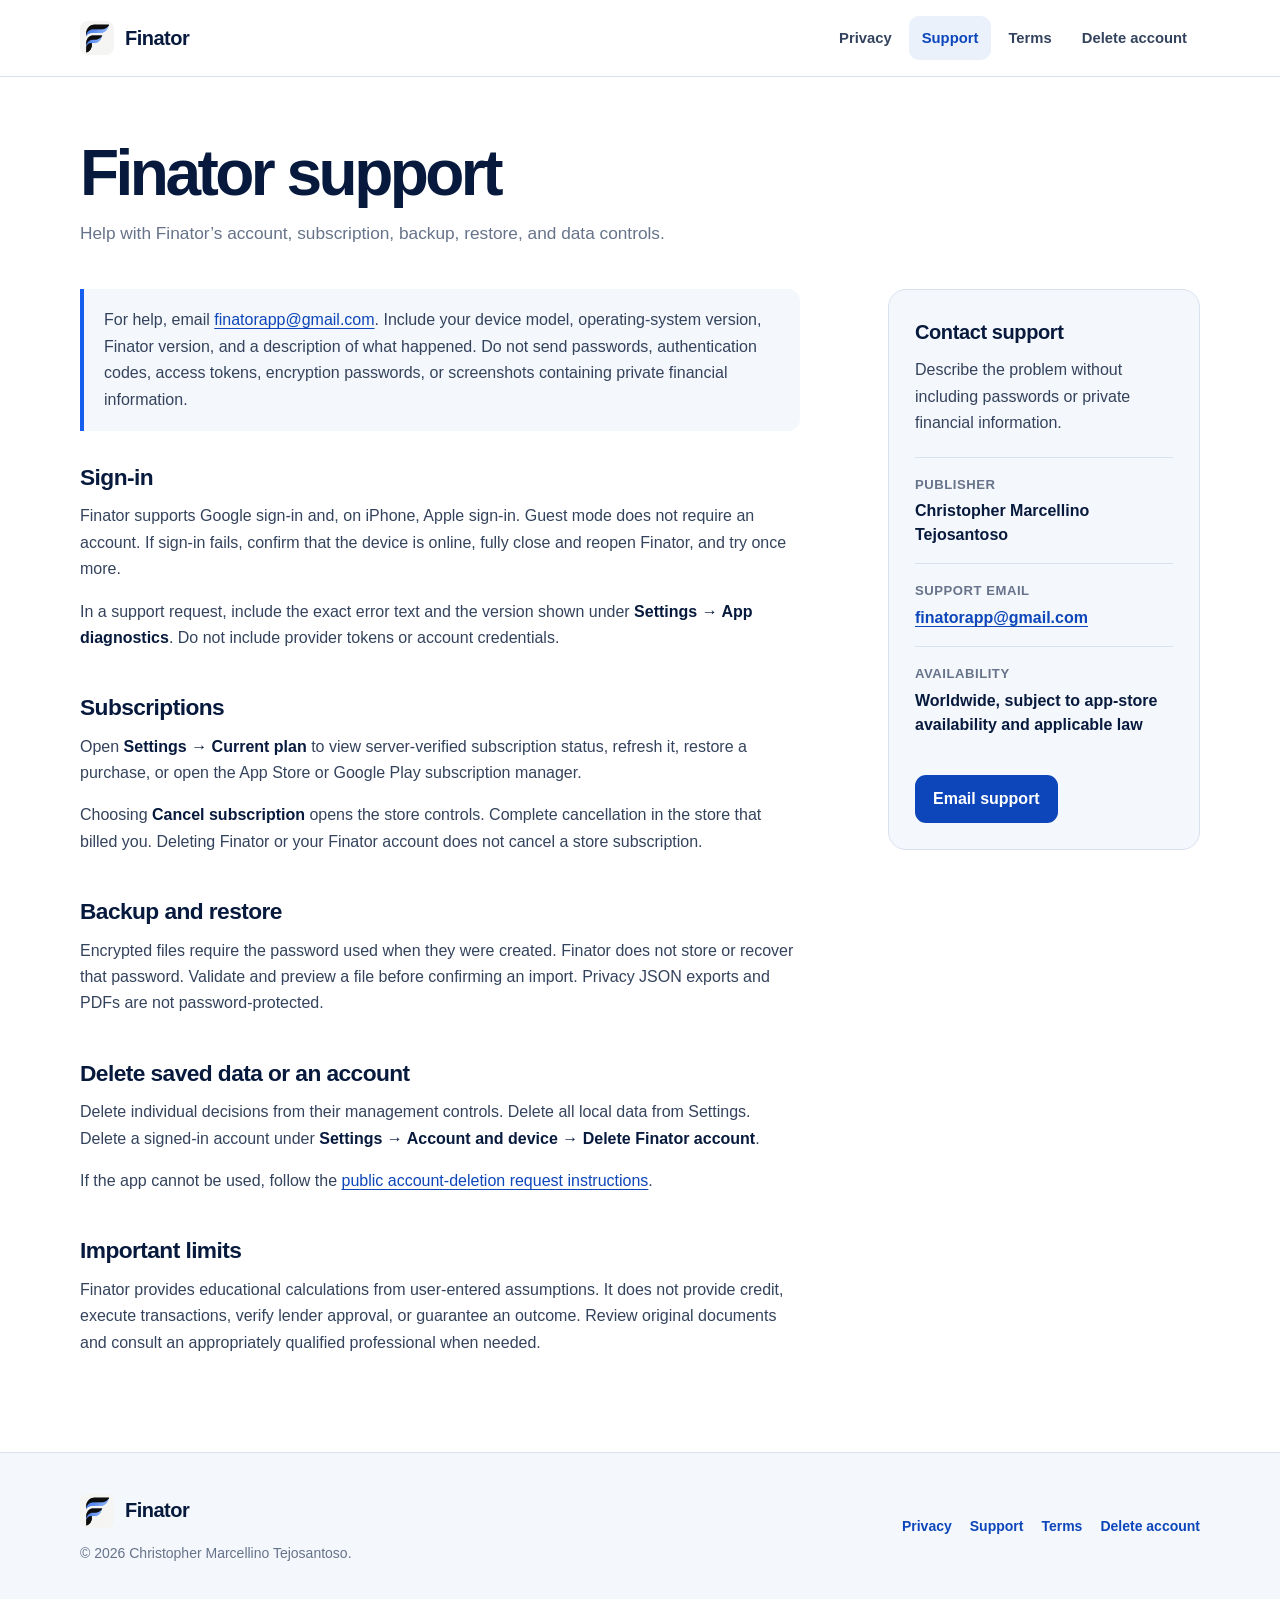
<file: support/index.html>
<!doctype html>
<html lang="en">
  <head>
    <meta charset="utf-8">
    <meta name="viewport" content="width=device-width, initial-scale=1">
    <meta name="description" content="Finator support for sign-in, subscriptions, backup and restore, data controls, and account deletion.">
    <title>Support — Finator</title>
    <link rel="icon" href="../assets/favicon.png">
    <link rel="stylesheet" href="../assets/site.css">
  </head>
  <body>
    <a class="skip-link" href="#main">Skip to content</a>
    <header class="site-header"><div class="header-inner"><a class="brand" href="../" aria-label="Finator legal and support home"><img src="../assets/favicon.png" alt="" width="34" height="34"><span>Finator</span></a><nav class="site-nav" aria-label="Legal and support"><a href="../privacy/">Privacy</a><a href="../support/" aria-current="page">Support</a><a href="../terms/">Terms</a><a href="../delete-account/">Delete account</a></nav></div></header>
    <main id="main" class="page-shell">
      <header class="page-heading"><h1>Finator support</h1><p>Help with Finator’s account, subscription, backup, restore, and data controls.</p></header>
      <div class="document-grid">
        <article class="article">
          <div class="notice"><p>For help, email <a href="mailto:finatorapp@gmail.com">finatorapp@gmail.com</a>. Include your device model, operating-system version, Finator version, and a description of what happened. Do not send passwords, authentication codes, access tokens, encryption passwords, or screenshots containing private financial information.</p></div>
          <section>
            <h2>Sign-in</h2>
            <p>Finator supports Google sign-in and, on iPhone, Apple sign-in. Guest mode does not require an account. If sign-in fails, confirm that the device is online, fully close and reopen Finator, and try once more.</p>
            <p>In a support request, include the exact error text and the version shown under <strong>Settings → App diagnostics</strong>. Do not include provider tokens or account credentials.</p>
          </section>
          <section>
            <h2>Subscriptions</h2>
            <p>Open <strong>Settings → Current plan</strong> to view server-verified subscription status, refresh it, restore a purchase, or open the App Store or Google Play subscription manager.</p>
            <p>Choosing <strong>Cancel subscription</strong> opens the store controls. Complete cancellation in the store that billed you. Deleting Finator or your Finator account does not cancel a store subscription.</p>
          </section>
          <section>
            <h2>Backup and restore</h2>
            <p>Encrypted files require the password used when they were created. Finator does not store or recover that password. Validate and preview a file before confirming an import. Privacy JSON exports and PDFs are not password-protected.</p>
          </section>
          <section>
            <h2>Delete saved data or an account</h2>
            <p>Delete individual decisions from their management controls. Delete all local data from Settings. Delete a signed-in account under <strong>Settings → Account and device → Delete Finator account</strong>.</p>
            <p>If the app cannot be used, follow the <a href="../delete-account/">public account-deletion request instructions</a>.</p>
          </section>
          <section>
            <h2>Important limits</h2>
            <p>Finator provides educational calculations from user-entered assumptions. It does not provide credit, execute transactions, verify lender approval, or guarantee an outcome. Review original documents and consult an appropriately qualified professional when needed.</p>
          </section>
        </article>
        <aside class="contact-card" aria-labelledby="contact-title">
          <h2 id="contact-title">Contact support</h2>
          <p>Describe the problem without including passwords or private financial information.</p>
          <dl class="contact-list">
            <div><dt>Publisher</dt><dd>Christopher Marcellino Tejosantoso</dd></div>
            <div><dt>Support email</dt><dd><a href="mailto:finatorapp@gmail.com">finatorapp@gmail.com</a></dd></div>
            <div><dt>Availability</dt><dd>Worldwide, subject to app-store availability and applicable law</dd></div>
          </dl>
          <div class="button-row"><a class="button-link" href="mailto:finatorapp@gmail.com?subject=Finator%20support%20request">Email support</a></div>
        </aside>
      </div>
    </main>
    <footer class="site-footer"><div class="footer-inner"><div><a class="brand" href="../"><img src="../assets/favicon.png" alt="" width="34" height="34"><span>Finator</span></a><p>© 2026 Christopher Marcellino Tejosantoso.</p></div><nav class="footer-links" aria-label="Footer"><a href="../privacy/">Privacy</a><a href="../support/">Support</a><a href="../terms/">Terms</a><a href="../delete-account/">Delete account</a></nav></div></footer>
  </body>
</html>
</file>
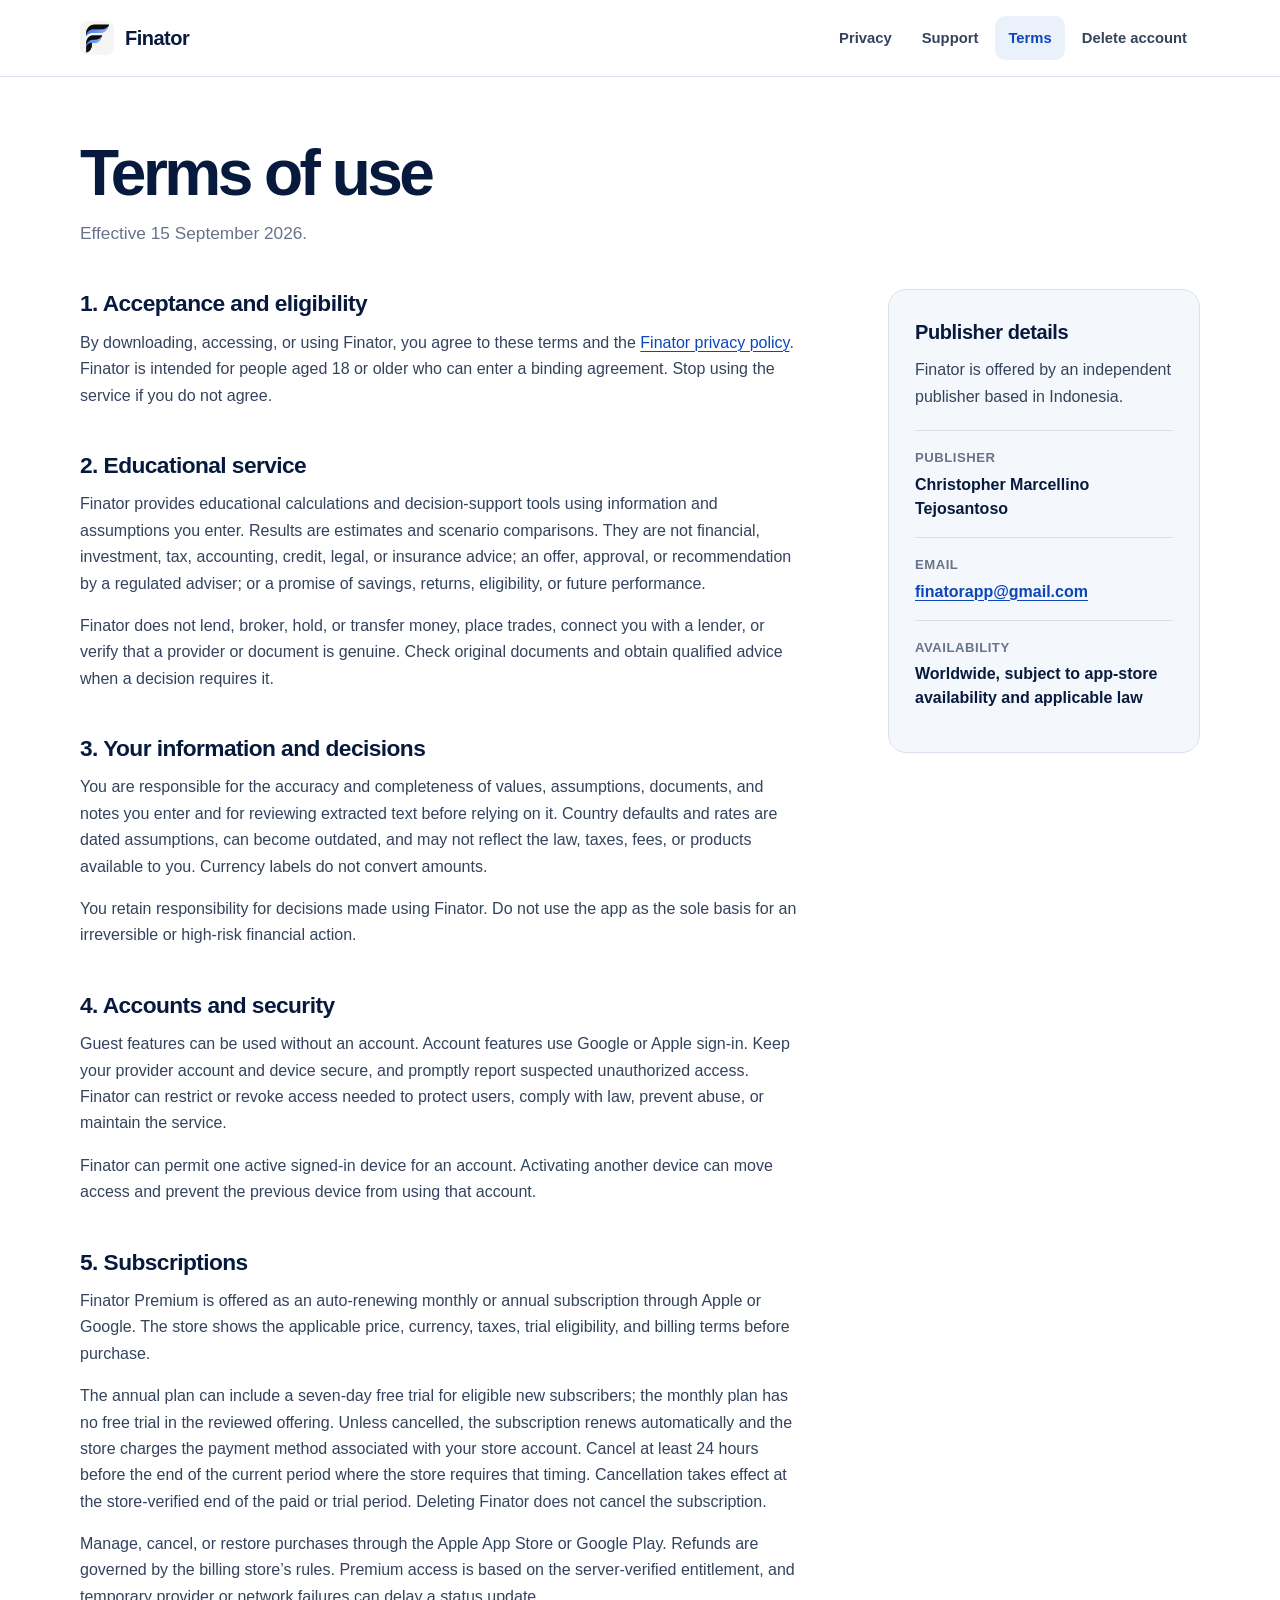
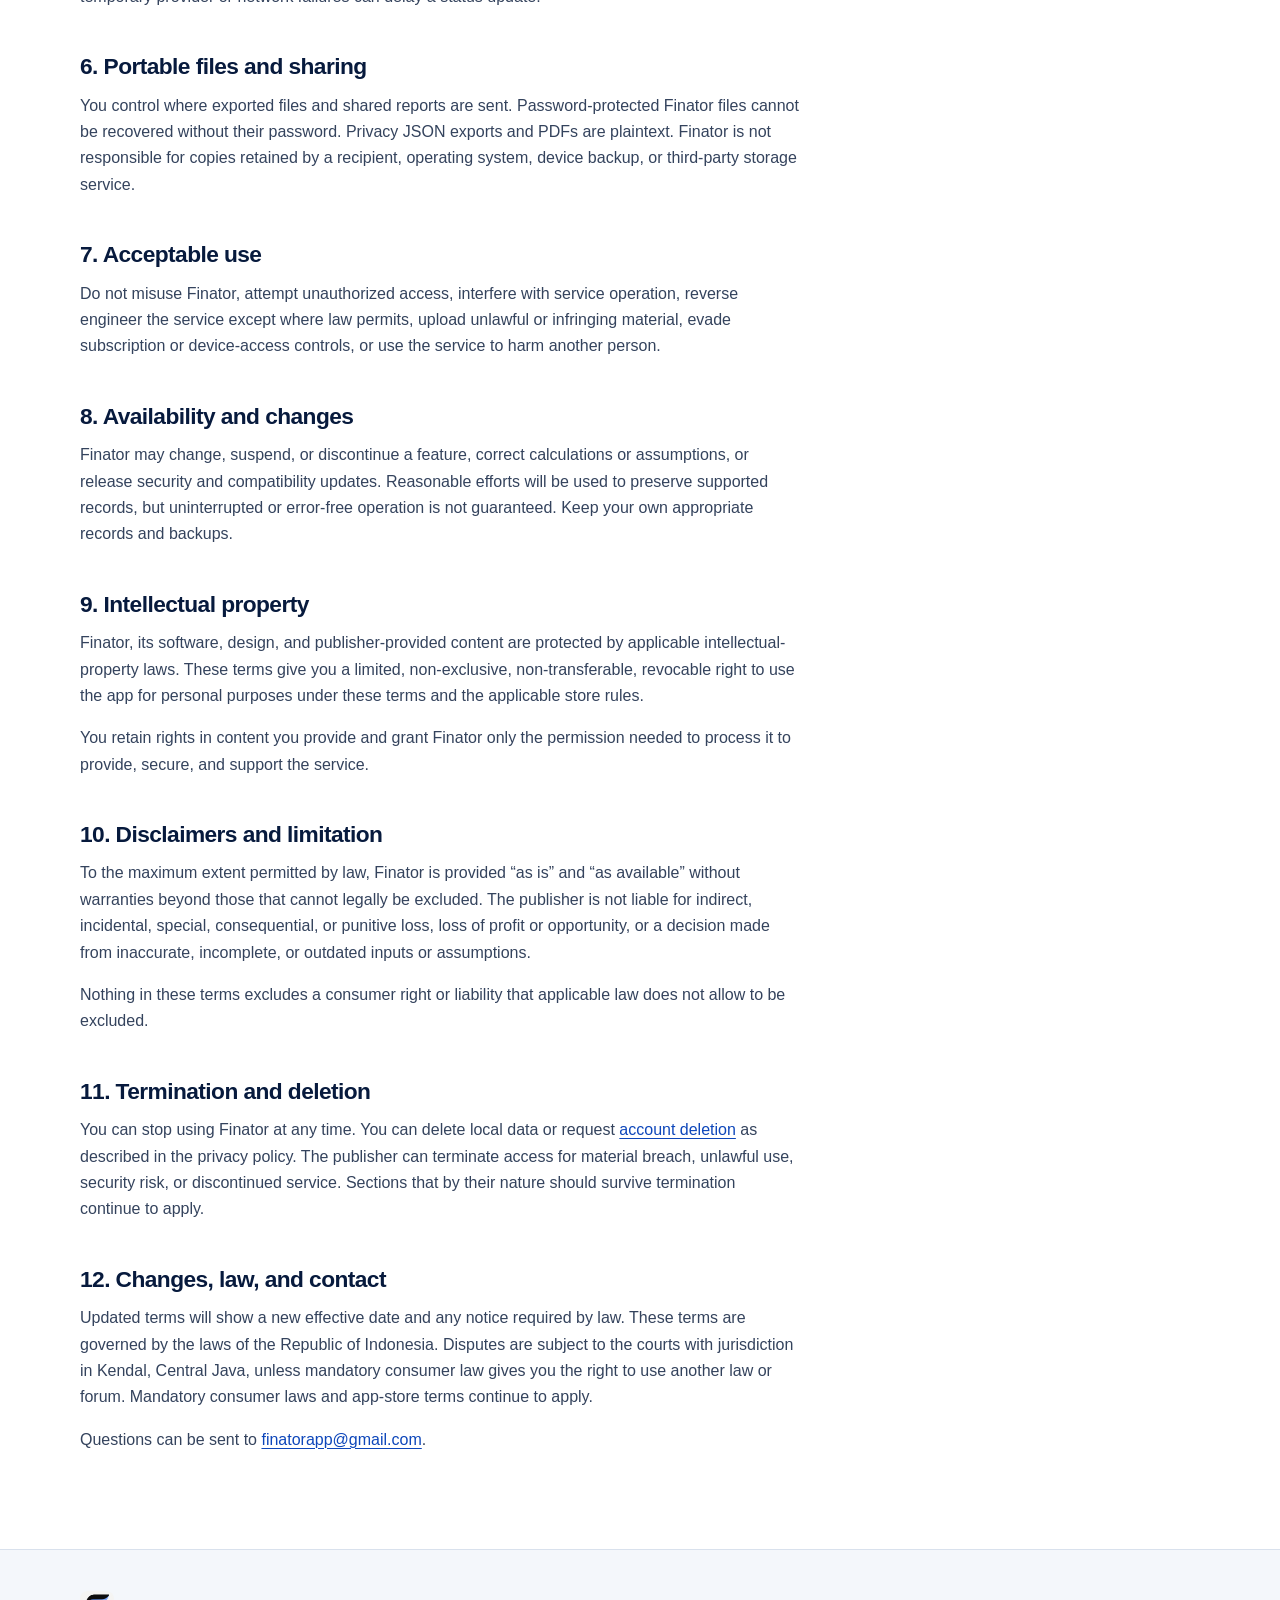
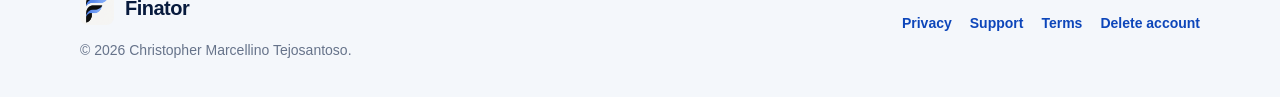
<file: terms/index.html>
<!doctype html>
<html lang="en">
  <head>
    <meta charset="utf-8">
    <meta name="viewport" content="width=device-width, initial-scale=1">
    <meta name="description" content="Finator terms of use for its educational financial decision-support application and optional subscriptions.">
    <title>Terms of use — Finator</title>
    <link rel="icon" href="../assets/favicon.png">
    <link rel="stylesheet" href="../assets/site.css">
  </head>
  <body>
    <a class="skip-link" href="#main">Skip to content</a>
    <header class="site-header"><div class="header-inner"><a class="brand" href="../" aria-label="Finator legal and support home"><img src="../assets/favicon.png" alt="" width="34" height="34"><span>Finator</span></a><nav class="site-nav" aria-label="Legal and support"><a href="../privacy/">Privacy</a><a href="../support/">Support</a><a href="../terms/" aria-current="page">Terms</a><a href="../delete-account/">Delete account</a></nav></div></header>
    <main id="main" class="page-shell">
      <header class="page-heading"><h1>Terms of use</h1><p>Effective 15 September 2026.</p></header>
      <div class="document-grid">
        <article class="article">
          <section>
            <h2>1. Acceptance and eligibility</h2>
            <p>By downloading, accessing, or using Finator, you agree to these terms and the <a href="../privacy/">Finator privacy policy</a>. Finator is intended for people aged 18 or older who can enter a binding agreement. Stop using the service if you do not agree.</p>
          </section>
          <section>
            <h2>2. Educational service</h2>
            <p>Finator provides educational calculations and decision-support tools using information and assumptions you enter. Results are estimates and scenario comparisons. They are not financial, investment, tax, accounting, credit, legal, or insurance advice; an offer, approval, or recommendation by a regulated adviser; or a promise of savings, returns, eligibility, or future performance.</p>
            <p>Finator does not lend, broker, hold, or transfer money, place trades, connect you with a lender, or verify that a provider or document is genuine. Check original documents and obtain qualified advice when a decision requires it.</p>
          </section>
          <section>
            <h2>3. Your information and decisions</h2>
            <p>You are responsible for the accuracy and completeness of values, assumptions, documents, and notes you enter and for reviewing extracted text before relying on it. Country defaults and rates are dated assumptions, can become outdated, and may not reflect the law, taxes, fees, or products available to you. Currency labels do not convert amounts.</p>
            <p>You retain responsibility for decisions made using Finator. Do not use the app as the sole basis for an irreversible or high-risk financial action.</p>
          </section>
          <section>
            <h2>4. Accounts and security</h2>
            <p>Guest features can be used without an account. Account features use Google or Apple sign-in. Keep your provider account and device secure, and promptly report suspected unauthorized access. Finator can restrict or revoke access needed to protect users, comply with law, prevent abuse, or maintain the service.</p>
            <p>Finator can permit one active signed-in device for an account. Activating another device can move access and prevent the previous device from using that account.</p>
          </section>
          <section>
            <h2>5. Subscriptions</h2>
            <p>Finator Premium is offered as an auto-renewing monthly or annual subscription through Apple or Google. The store shows the applicable price, currency, taxes, trial eligibility, and billing terms before purchase.</p>
            <p>The annual plan can include a seven-day free trial for eligible new subscribers; the monthly plan has no free trial in the reviewed offering. Unless cancelled, the subscription renews automatically and the store charges the payment method associated with your store account. Cancel at least 24 hours before the end of the current period where the store requires that timing. Cancellation takes effect at the store-verified end of the paid or trial period. Deleting Finator does not cancel the subscription.</p>
            <p>Manage, cancel, or restore purchases through the Apple App Store or Google Play. Refunds are governed by the billing store’s rules. Premium access is based on the server-verified entitlement, and temporary provider or network failures can delay a status update.</p>
          </section>
          <section>
            <h2>6. Portable files and sharing</h2>
            <p>You control where exported files and shared reports are sent. Password-protected Finator files cannot be recovered without their password. Privacy JSON exports and PDFs are plaintext. Finator is not responsible for copies retained by a recipient, operating system, device backup, or third-party storage service.</p>
          </section>
          <section>
            <h2>7. Acceptable use</h2>
            <p>Do not misuse Finator, attempt unauthorized access, interfere with service operation, reverse engineer the service except where law permits, upload unlawful or infringing material, evade subscription or device-access controls, or use the service to harm another person.</p>
          </section>
          <section>
            <h2>8. Availability and changes</h2>
            <p>Finator may change, suspend, or discontinue a feature, correct calculations or assumptions, or release security and compatibility updates. Reasonable efforts will be used to preserve supported records, but uninterrupted or error-free operation is not guaranteed. Keep your own appropriate records and backups.</p>
          </section>
          <section>
            <h2>9. Intellectual property</h2>
            <p>Finator, its software, design, and publisher-provided content are protected by applicable intellectual-property laws. These terms give you a limited, non-exclusive, non-transferable, revocable right to use the app for personal purposes under these terms and the applicable store rules.</p>
            <p>You retain rights in content you provide and grant Finator only the permission needed to process it to provide, secure, and support the service.</p>
          </section>
          <section>
            <h2>10. Disclaimers and limitation</h2>
            <p>To the maximum extent permitted by law, Finator is provided “as is” and “as available” without warranties beyond those that cannot legally be excluded. The publisher is not liable for indirect, incidental, special, consequential, or punitive loss, loss of profit or opportunity, or a decision made from inaccurate, incomplete, or outdated inputs or assumptions.</p>
            <p>Nothing in these terms excludes a consumer right or liability that applicable law does not allow to be excluded.</p>
          </section>
          <section>
            <h2>11. Termination and deletion</h2>
            <p>You can stop using Finator at any time. You can delete local data or request <a href="../delete-account/">account deletion</a> as described in the privacy policy. The publisher can terminate access for material breach, unlawful use, security risk, or discontinued service. Sections that by their nature should survive termination continue to apply.</p>
          </section>
          <section>
            <h2>12. Changes, law, and contact</h2>
            <p>Updated terms will show a new effective date and any notice required by law. These terms are governed by the laws of the Republic of Indonesia. Disputes are subject to the courts with jurisdiction in Kendal, Central Java, unless mandatory consumer law gives you the right to use another law or forum. Mandatory consumer laws and app-store terms continue to apply.</p>
            <p>Questions can be sent to <a href="mailto:finatorapp@gmail.com">finatorapp@gmail.com</a>.</p>
          </section>
        </article>
        <aside class="contact-card" aria-labelledby="contact-title">
          <h2 id="contact-title">Publisher details</h2>
          <p>Finator is offered by an independent publisher based in Indonesia.</p>
          <dl class="contact-list">
            <div><dt>Publisher</dt><dd>Christopher Marcellino Tejosantoso</dd></div>
            <div><dt>Email</dt><dd><a href="mailto:finatorapp@gmail.com">finatorapp@gmail.com</a></dd></div>
            <div><dt>Availability</dt><dd>Worldwide, subject to app-store availability and applicable law</dd></div>
          </dl>
        </aside>
      </div>
    </main>
    <footer class="site-footer"><div class="footer-inner"><div><a class="brand" href="../"><img src="../assets/favicon.png" alt="" width="34" height="34"><span>Finator</span></a><p>© 2026 Christopher Marcellino Tejosantoso.</p></div><nav class="footer-links" aria-label="Footer"><a href="../privacy/">Privacy</a><a href="../support/">Support</a><a href="../terms/">Terms</a><a href="../delete-account/">Delete account</a></nav></div></footer>
  </body>
</html>
</file>
<file: assets/site.css>
:root {
  color-scheme: light;
  --ink: #071a3d;
  --body: #34435d;
  --muted: #66738a;
  --line: #d9e1ed;
  --surface: #f4f7fb;
  --surface-strong: #eaf1fb;
  --accent: #155eef;
  --accent-dark: #0d46ba;
  --danger: #a12c2c;
  --white: #ffffff;
  --shadow: 0 18px 45px rgba(7, 26, 61, 0.08);
  --radius: 18px;
}

* {
  box-sizing: border-box;
}

html {
  scroll-behavior: smooth;
}

body {
  margin: 0;
  background: var(--white);
  color: var(--body);
  font-family: Inter, ui-sans-serif, -apple-system, BlinkMacSystemFont, "Segoe UI", sans-serif;
  font-size: 16px;
  line-height: 1.65;
  text-rendering: optimizeLegibility;
}

a {
  color: var(--accent-dark);
  text-decoration-thickness: 0.08em;
  text-underline-offset: 0.18em;
}

a:hover {
  color: var(--accent);
}

a:focus-visible,
summary:focus-visible {
  border-radius: 6px;
  outline: 3px solid rgba(21, 94, 239, 0.35);
  outline-offset: 3px;
}

.skip-link {
  position: fixed;
  z-index: 100;
  top: 12px;
  left: 12px;
  padding: 10px 14px;
  transform: translateY(-180%);
  border-radius: 10px;
  background: var(--ink);
  color: var(--white);
}

.skip-link:focus {
  transform: translateY(0);
}

.site-header {
  border-bottom: 1px solid var(--line);
  background: rgba(255, 255, 255, 0.97);
}

.header-inner,
.footer-inner,
.page-shell {
  width: min(1120px, calc(100% - 40px));
  margin-inline: auto;
}

.header-inner {
  display: flex;
  min-height: 76px;
  align-items: center;
  justify-content: space-between;
  gap: 28px;
}

.brand {
  display: inline-flex;
  min-height: 48px;
  align-items: center;
  gap: 11px;
  color: var(--ink);
  font-size: 1.25rem;
  font-weight: 760;
  letter-spacing: -0.025em;
  text-decoration: none;
}

.brand img {
  width: 34px;
  height: 34px;
  border-radius: 8px;
}

.site-nav {
  display: flex;
  align-items: center;
  gap: 4px;
}

.site-nav a {
  display: inline-flex;
  min-height: 44px;
  align-items: center;
  padding: 8px 13px;
  border-radius: 10px;
  color: var(--body);
  font-size: 0.925rem;
  font-weight: 650;
  text-decoration: none;
}

.site-nav a:hover {
  background: var(--surface);
  color: var(--ink);
}

.site-nav a[aria-current="page"] {
  background: var(--surface-strong);
  color: var(--accent-dark);
}

.page-shell {
  padding-block: 64px 80px;
}

.page-heading {
  max-width: 760px;
  margin-bottom: 42px;
}

.page-heading h1 {
  margin: 0 0 12px;
  color: var(--ink);
  font-size: clamp(2.3rem, 5vw, 4.15rem);
  font-weight: 790;
  letter-spacing: -0.055em;
  line-height: 1.03;
}

.page-heading p {
  margin: 0;
  color: var(--muted);
  font-size: 1.08rem;
}

.document-grid {
  display: grid;
  grid-template-columns: minmax(0, 720px) minmax(260px, 1fr);
  align-items: start;
  gap: clamp(44px, 7vw, 88px);
}

.article {
  min-width: 0;
}

.article section + section {
  margin-top: 42px;
}

.article h2 {
  margin: 0 0 12px;
  color: var(--ink);
  font-size: 1.42rem;
  font-weight: 760;
  letter-spacing: -0.025em;
  line-height: 1.25;
}

.article h3 {
  margin: 26px 0 8px;
  color: var(--ink);
  font-size: 1.06rem;
  font-weight: 740;
  line-height: 1.35;
}

.article p,
.article ul,
.article ol {
  margin-top: 0;
  margin-bottom: 16px;
}

.article li + li {
  margin-top: 8px;
}

.article strong {
  color: var(--ink);
}

.notice {
  margin: 0 0 32px;
  padding: 18px 20px;
  border-left: 4px solid var(--accent);
  border-radius: 0 12px 12px 0;
  background: var(--surface);
}

.notice p:last-child {
  margin-bottom: 0;
}

.contact-card {
  position: sticky;
  top: 28px;
  padding: 26px;
  border: 1px solid var(--line);
  border-radius: var(--radius);
  background: var(--surface);
}

.contact-card h2 {
  margin: 0 0 8px;
  color: var(--ink);
  font-size: 1.25rem;
  letter-spacing: -0.02em;
}

.contact-card > p {
  margin: 0 0 20px;
}

.contact-list {
  margin: 0;
}

.contact-list div {
  padding: 16px 0;
  border-top: 1px solid var(--line);
}

.contact-list dt {
  color: var(--muted);
  font-size: 0.82rem;
  font-weight: 720;
  letter-spacing: 0.04em;
  text-transform: uppercase;
}

.contact-list dd {
  margin: 4px 0 0;
  color: var(--ink);
  font-weight: 610;
  line-height: 1.5;
}

.button-link {
  display: inline-flex;
  min-height: 48px;
  align-items: center;
  justify-content: center;
  padding: 11px 18px;
  border-radius: 11px;
  background: var(--accent-dark);
  color: var(--white);
  font-weight: 720;
  text-decoration: none;
}

.button-link:hover {
  background: var(--accent);
  color: var(--white);
}

.button-link.secondary {
  border: 1px solid var(--line);
  background: var(--white);
  color: var(--ink);
}

.button-row {
  display: flex;
  flex-wrap: wrap;
  gap: 12px;
  margin-top: 22px;
}

.home-intro {
  display: grid;
  grid-template-columns: minmax(0, 1fr) minmax(280px, 0.72fr);
  align-items: end;
  gap: clamp(40px, 8vw, 100px);
  padding: clamp(48px, 9vw, 104px) 0;
}

.home-intro h1 {
  margin: 0 0 22px;
  color: var(--ink);
  font-size: clamp(3rem, 8vw, 6.5rem);
  font-weight: 810;
  letter-spacing: -0.068em;
  line-height: 0.95;
}

.home-intro p {
  max-width: 620px;
  margin: 0;
  color: var(--body);
  font-size: clamp(1.12rem, 2vw, 1.4rem);
}

.home-panel {
  padding: 28px;
  border: 1px solid var(--line);
  border-radius: var(--radius);
  background: var(--surface);
}

.home-panel p {
  margin: 0;
  color: var(--muted);
  font-size: 1rem;
}

.link-list {
  border-top: 1px solid var(--line);
}

.link-list a {
  display: grid;
  grid-template-columns: minmax(0, 1fr) auto;
  gap: 24px;
  padding: 24px 4px;
  border-bottom: 1px solid var(--line);
  color: var(--ink);
  text-decoration: none;
}

.link-list a:hover strong {
  color: var(--accent);
}

.link-list strong,
.link-list span {
  display: block;
}

.link-list strong {
  font-size: 1.25rem;
}

.link-list span {
  margin-top: 4px;
  color: var(--muted);
}

.link-list .arrow {
  align-self: center;
  color: var(--accent-dark);
  font-size: 1.55rem;
}

.site-footer {
  border-top: 1px solid var(--line);
  background: var(--surface);
}

.footer-inner {
  display: grid;
  grid-template-columns: 1fr auto;
  gap: 28px;
  padding-block: 34px;
}

.footer-inner p {
  margin: 6px 0 0;
  color: var(--muted);
  font-size: 0.875rem;
}

.footer-links {
  display: flex;
  flex-wrap: wrap;
  justify-content: flex-end;
  gap: 4px 18px;
}

.footer-links a {
  min-height: 44px;
  display: inline-flex;
  align-items: center;
  font-size: 0.875rem;
  font-weight: 630;
  text-decoration: none;
}

@media (max-width: 820px) {
  .header-inner {
    display: block;
    padding-top: 10px;
  }

  .brand {
    min-height: 54px;
  }

  .site-nav {
    display: grid;
    grid-template-columns: repeat(4, minmax(max-content, 1fr));
    overflow-x: auto;
    padding-bottom: 8px;
  }

  .site-nav a {
    justify-content: center;
    white-space: nowrap;
  }

  .page-shell {
    padding-block: 44px 64px;
  }

  .page-heading {
    margin-bottom: 34px;
  }

  .document-grid,
  .home-intro {
    grid-template-columns: 1fr;
  }

  .contact-card {
    position: static;
    margin-top: 8px;
  }

  .footer-inner {
    grid-template-columns: 1fr;
  }

  .footer-links {
    justify-content: flex-start;
  }
}

@media (max-width: 520px) {
  .header-inner,
  .footer-inner,
  .page-shell {
    width: min(100% - 28px, 1120px);
  }

  .site-nav {
    grid-template-columns: repeat(2, 1fr);
  }

  .page-heading h1 {
    font-size: 2.45rem;
  }

  .article section + section {
    margin-top: 36px;
  }

  .article h2 {
    font-size: 1.3rem;
  }

  .contact-card,
  .home-panel {
    padding: 22px;
  }

  .button-row {
    display: grid;
  }

  .footer-links {
    display: grid;
    grid-template-columns: 1fr 1fr;
  }
}

@media (prefers-reduced-motion: reduce) {
  html {
    scroll-behavior: auto;
  }
}

@media print {
  .skip-link,
  .site-header,
  .site-footer,
  .button-row {
    display: none;
  }

  .page-shell {
    width: 100%;
    padding: 0;
  }

  .document-grid {
    display: block;
  }

  .contact-card {
    position: static;
    margin-top: 36px;
    box-shadow: none;
  }
}
</file>
